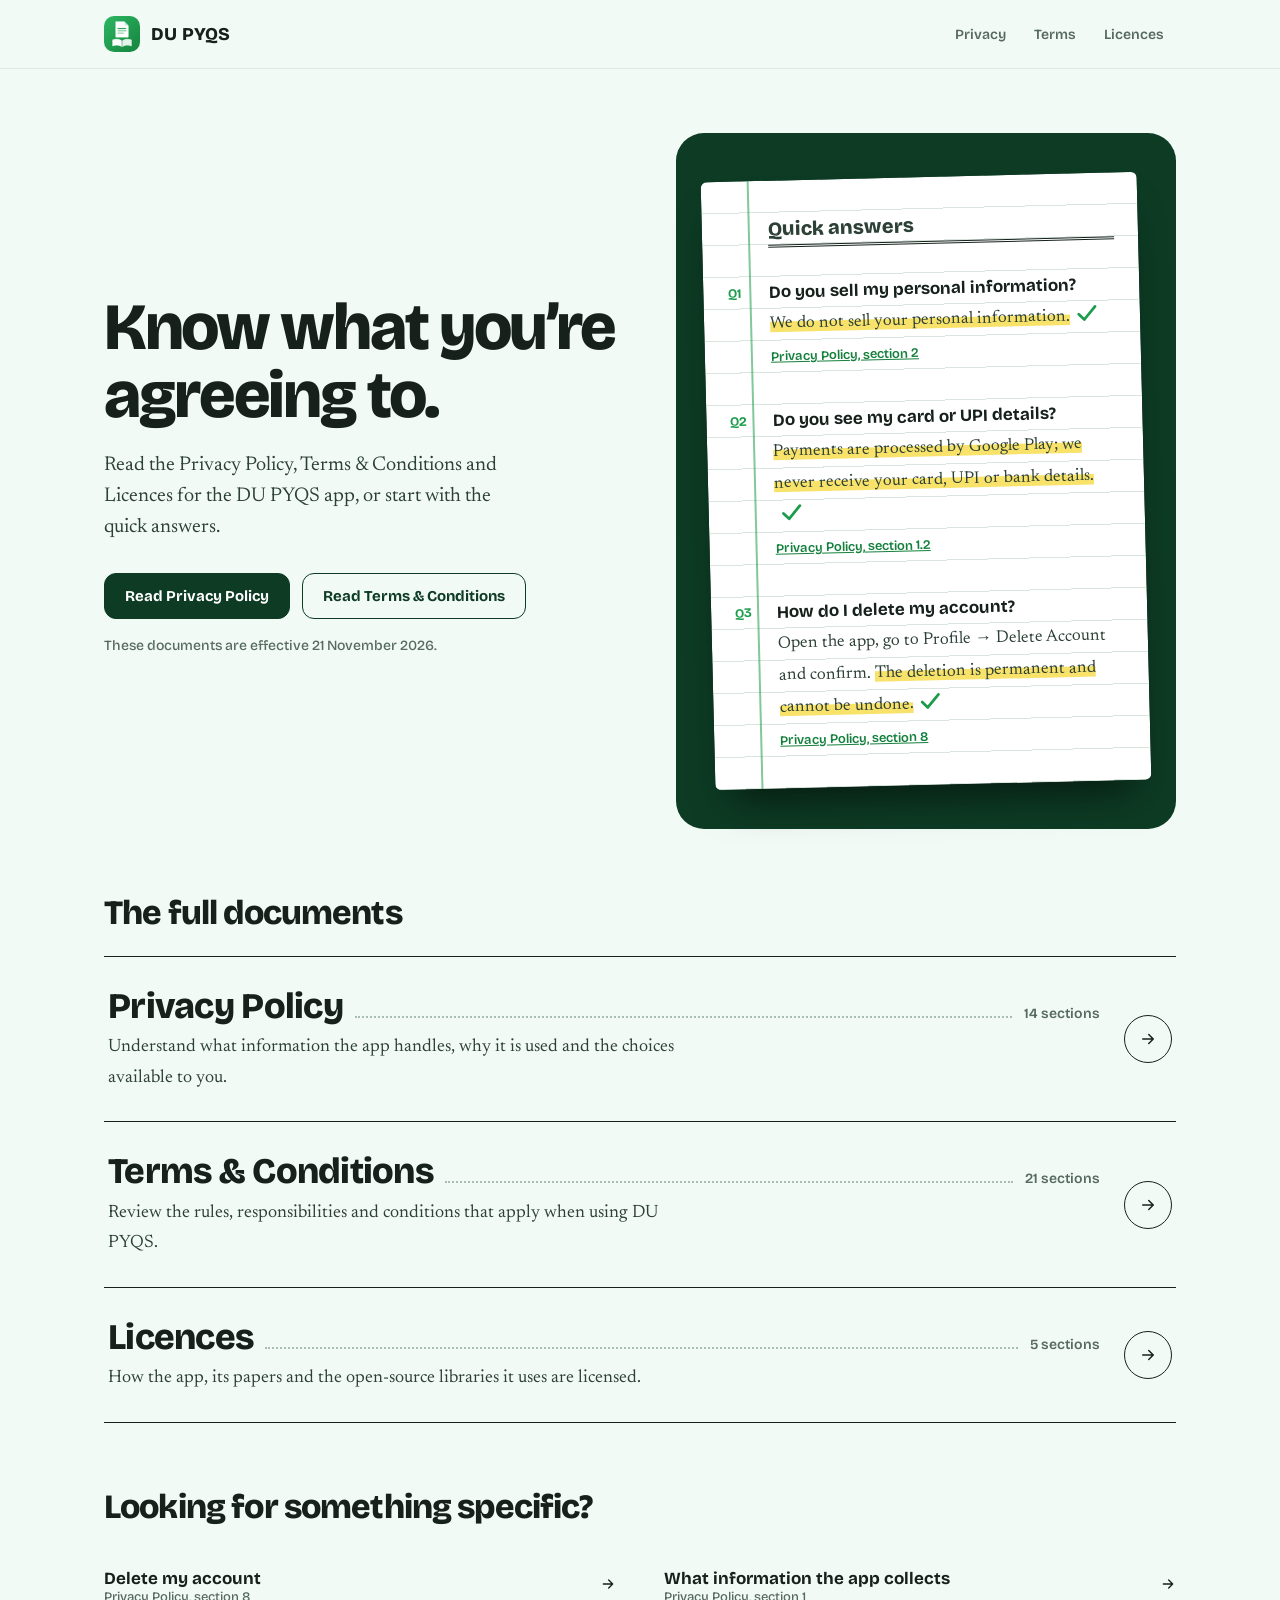
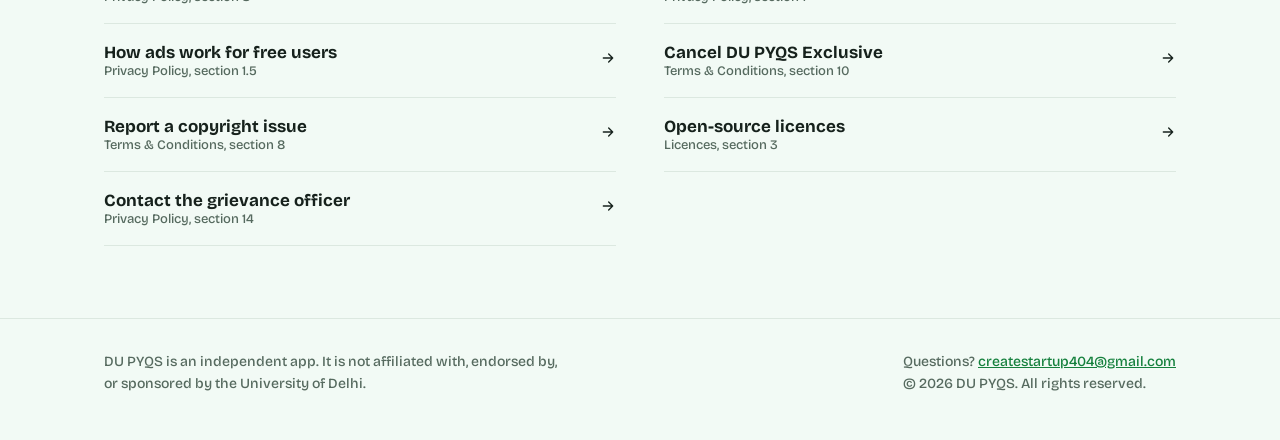
<file: index.html>
<!doctype html><html lang="en"><head><meta charset="utf-8"><meta name="viewport" content="width=device-width,initial-scale=1"><meta name="theme-color" content="#0d3b24"><meta name="description" content="DU PYQS legal documents: Privacy Policy, Terms & Conditions and Licences."><meta property="og:title" content="Legal Center | DU PYQS"><meta property="og:description" content="DU PYQS legal documents: Privacy Policy, Terms & Conditions and Licences."><title>Legal Center | DU PYQS</title><link rel="icon" href="favicon.ico" sizes="any"><link rel="icon" href="assets/favicon-32.png" type="image/png" sizes="32x32"><link rel="icon" href="assets/icon-192.png" type="image/png" sizes="192x192"><link rel="apple-touch-icon" href="assets/apple-touch-icon.png"><link rel="preconnect" href="https://fonts.googleapis.com"><link rel="preconnect" href="https://fonts.gstatic.com" crossorigin><link href="https://fonts.googleapis.com/css2?family=Bricolage+Grotesque:opsz,wght@12..96,500..800&family=Newsreader:ital,opsz,wght@0,6..72,400..600;1,6..72,400&display=swap" rel="stylesheet"><link rel="stylesheet" href="styles.css"></head><body><a class="skip" href="#main">Skip to content</a><header class="topbar"><div class="topbar-in"><a class="brand" href="index.html"><img class="mark" src="assets/icon-96.png" width="36" height="36" alt=""><span>DU PYQS</span></a><nav class="nav" aria-label="Legal documents"><a href="privacy_policy.html">Privacy</a><a href="terms_and_conditions.html">Terms</a><a href="licenses.html">Licences</a></nav></div></header><main id="main"><section class="wrap hero"><div><h1>Know what you’re agreeing to.</h1><p class="lead">Read the Privacy Policy, Terms &amp; Conditions and Licences for the DU PYQS app, or start with the quick answers.</p><div class="actions"><a class="btn btn-p" href="privacy_policy.html">Read Privacy Policy</a><a class="btn btn-g" href="terms_and_conditions.html">Read Terms &amp; Conditions</a></div><p class="small">These documents are effective 21 November 2026.</p></div><div class="desk"><div class="sheet" role="group" aria-label="Quick answers from the Privacy Policy"><h2>Quick answers</h2><ol class="qa"><li style="--d:0.9s"><p class="q">Do you sell my personal information?</p><p><span class="hl">We do not sell your personal information.</span><svg class="tick" viewBox="0 0 24 24" aria-hidden="true"><path pathLength="1" d="M3 13l6 6L21 5"/></svg></p><p class="ref"><a href="privacy_policy.html#s2">Privacy Policy, section 2</a></p></li><li style="--d:1.9s"><p class="q">Do you see my card or UPI details?</p><p><span class="hl">Payments are processed by Google Play; we never receive your card, UPI or bank details.</span><svg class="tick" viewBox="0 0 24 24" aria-hidden="true"><path pathLength="1" d="M3 13l6 6L21 5"/></svg></p><p class="ref"><a href="privacy_policy.html#s1-2">Privacy Policy, section 1.2</a></p></li><li style="--d:2.9s"><p class="q">How do I delete my account?</p><p>Open the app, go to Profile &rarr; Delete Account and confirm. <span class="hl">The deletion is permanent and cannot be undone.</span><svg class="tick" viewBox="0 0 24 24" aria-hidden="true"><path pathLength="1" d="M3 13l6 6L21 5"/></svg></p><p class="ref"><a href="privacy_policy.html#s8">Privacy Policy, section 8</a></p></li></ol><div class="sheet-end"></div></div></div></section>
<section class="wrap docs" aria-labelledby="d"><h2 class="sec" id="d">The full documents</h2><a class="row" href="privacy_policy.html"><div class="top"><span class="name">Privacy Policy</span><span class="leader"></span><span class="meta">14 sections</span></div><p>Understand what information the app handles, why it is used and the choices available to you.</p><span class="arrow"><svg viewBox="0 0 24 24" aria-hidden="true"><path d="M5 12h14M13 6l6 6-6 6"/></svg></span></a><a class="row" href="terms_and_conditions.html"><div class="top"><span class="name">Terms &amp; Conditions</span><span class="leader"></span><span class="meta">21 sections</span></div><p>Review the rules, responsibilities and conditions that apply when using DU PYQS.</p><span class="arrow"><svg viewBox="0 0 24 24" aria-hidden="true"><path d="M5 12h14M13 6l6 6-6 6"/></svg></span></a><a class="row" href="licenses.html"><div class="top"><span class="name">Licences</span><span class="leader"></span><span class="meta">5 sections</span></div><p>How the app, its papers and the open-source libraries it uses are licensed.</p><span class="arrow"><svg viewBox="0 0 24 24" aria-hidden="true"><path d="M5 12h14M13 6l6 6-6 6"/></svg></span></a></section>
<section class="wrap" aria-labelledby="a"><h2 class="sec" id="a">Looking for something specific?</h2><div class="asks"><a class="ask" href="privacy_policy.html#s8"><span><b>Delete my account</b><span>Privacy Policy, section 8</span></span><span class="go"><svg viewBox="0 0 24 24" aria-hidden="true"><path d="M5 12h14M13 6l6 6-6 6"/></svg></span></a><a class="ask" href="privacy_policy.html#s1"><span><b>What information the app collects</b><span>Privacy Policy, section 1</span></span><span class="go"><svg viewBox="0 0 24 24" aria-hidden="true"><path d="M5 12h14M13 6l6 6-6 6"/></svg></span></a><a class="ask" href="privacy_policy.html#s1-5"><span><b>How ads work for free users</b><span>Privacy Policy, section 1.5</span></span><span class="go"><svg viewBox="0 0 24 24" aria-hidden="true"><path d="M5 12h14M13 6l6 6-6 6"/></svg></span></a><a class="ask" href="terms_and_conditions.html#s10"><span><b>Cancel DU PYQS Exclusive</b><span>Terms & Conditions, section 10</span></span><span class="go"><svg viewBox="0 0 24 24" aria-hidden="true"><path d="M5 12h14M13 6l6 6-6 6"/></svg></span></a><a class="ask" href="terms_and_conditions.html#s8"><span><b>Report a copyright issue</b><span>Terms & Conditions, section 8</span></span><span class="go"><svg viewBox="0 0 24 24" aria-hidden="true"><path d="M5 12h14M13 6l6 6-6 6"/></svg></span></a><a class="ask" href="licenses.html#s3"><span><b>Open-source licences</b><span>Licences, section 3</span></span><span class="go"><svg viewBox="0 0 24 24" aria-hidden="true"><path d="M5 12h14M13 6l6 6-6 6"/></svg></span></a><a class="ask" href="privacy_policy.html#s14"><span><b>Contact the grievance officer</b><span>Privacy Policy, section 14</span></span><span class="go"><svg viewBox="0 0 24 24" aria-hidden="true"><path d="M5 12h14M13 6l6 6-6 6"/></svg></span></a></div></section></main><footer class="foot"><div class="wrap"><p>DU PYQS is an independent app. It is not affiliated with, endorsed by, or sponsored by the University of Delhi.</p><p>Questions? <a href="mailto:createstartup404@gmail.com">createstartup404@gmail.com</a><br>© 2026 DU PYQS. All rights reserved.</p></div></footer><script src="script.js"></script></body></html>
</file>
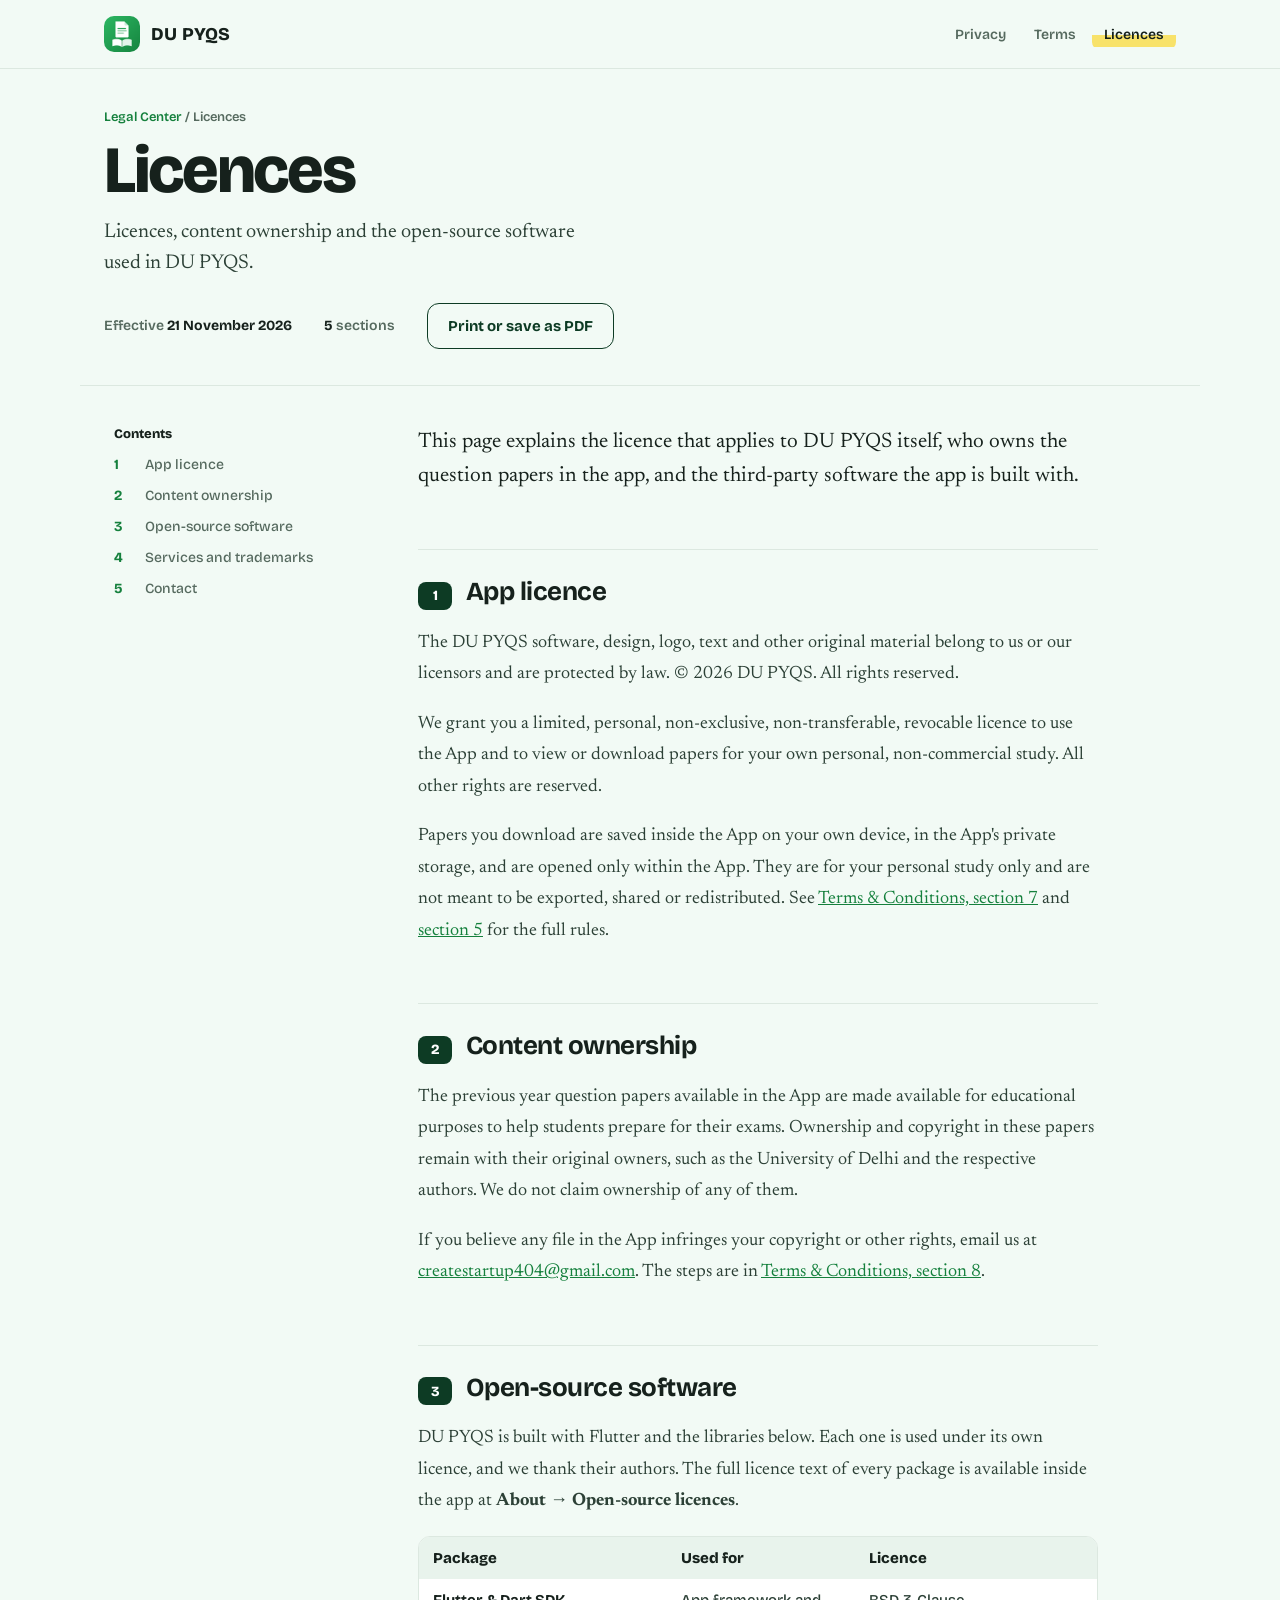
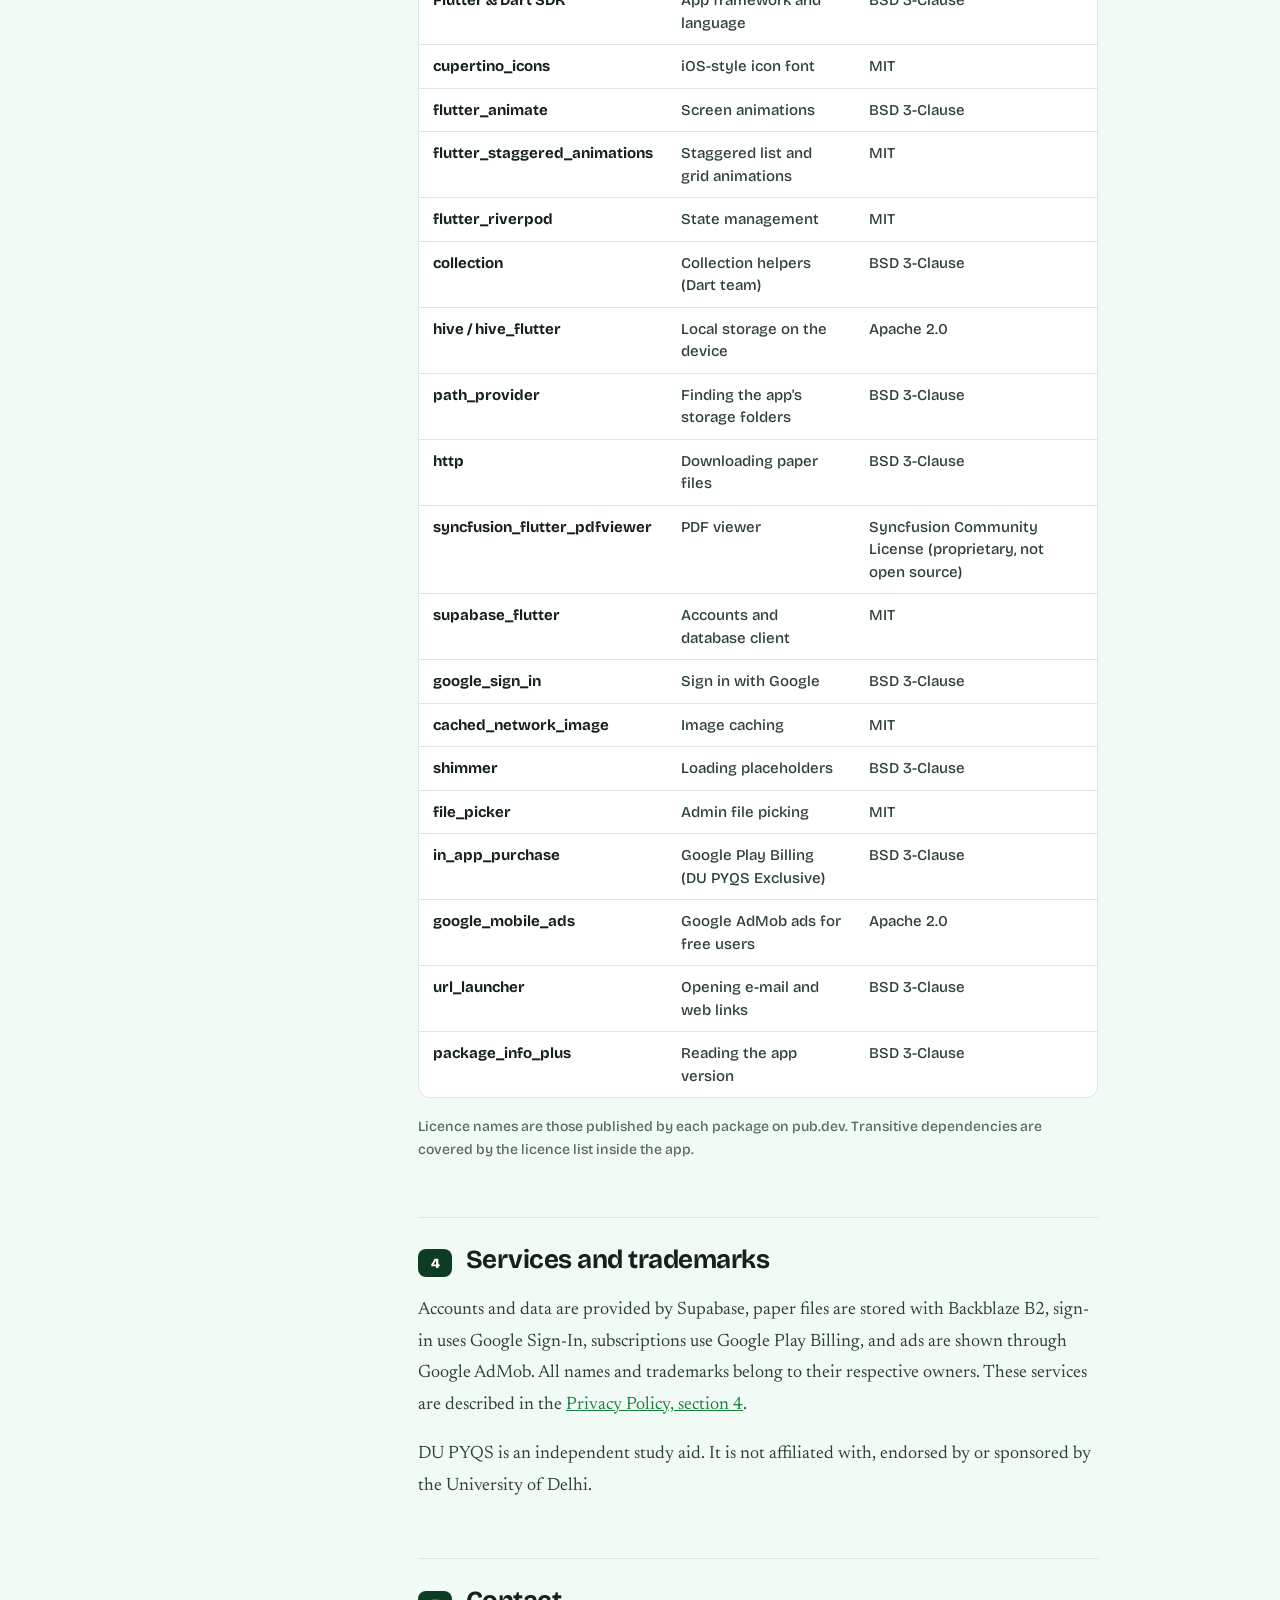
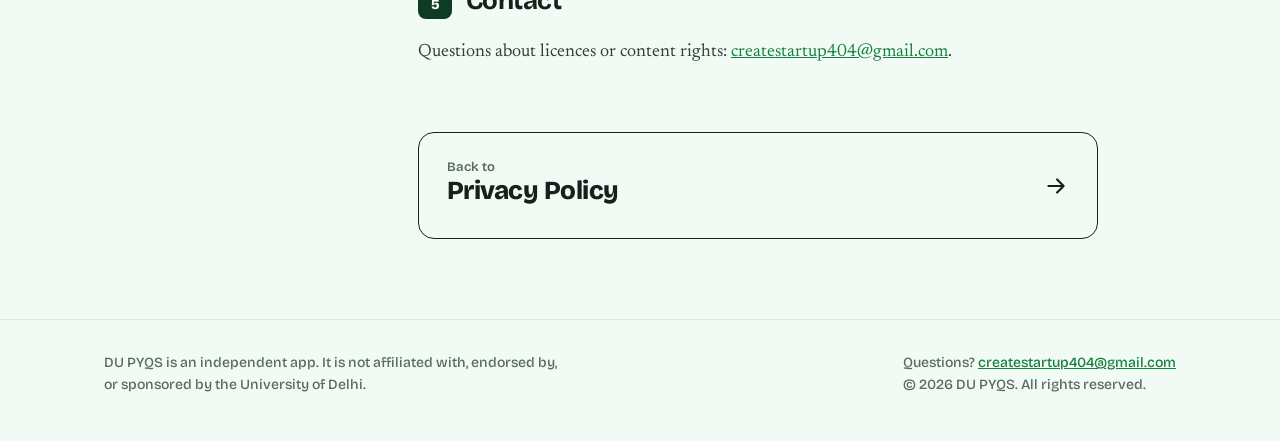
<file: licenses.html>
<!doctype html><html lang="en"><head><meta charset="utf-8"><meta name="viewport" content="width=device-width,initial-scale=1"><meta name="theme-color" content="#0d3b24"><meta name="description" content="Licences, content ownership and open-source software used in DU PYQS."><meta property="og:title" content="Licences | DU PYQS"><meta property="og:description" content="Licences, content ownership and open-source software used in DU PYQS."><meta property="og:site_name" content="DU PYQS"><title>Licences | DU PYQS</title><link rel="icon" href="favicon.ico" sizes="any"><link rel="icon" href="assets/favicon-32.png" type="image/png" sizes="32x32"><link rel="icon" href="assets/icon-192.png" type="image/png" sizes="192x192"><link rel="apple-touch-icon" href="assets/apple-touch-icon.png"><link rel="preconnect" href="https://fonts.googleapis.com"><link rel="preconnect" href="https://fonts.gstatic.com" crossorigin><link href="https://fonts.googleapis.com/css2?family=Bricolage+Grotesque:opsz,wght@12..96,500..800&family=Newsreader:ital,opsz,wght@0,6..72,400..600;1,6..72,400&display=swap" rel="stylesheet"><link rel="stylesheet" href="styles.css"></head><body><a class="skip" href="#main">Skip to content</a><header class="topbar"><div class="topbar-in"><a class="brand" href="index.html"><img class="mark" src="assets/icon-96.png" width="36" height="36" alt=""><span>DU PYQS</span></a><nav class="nav" aria-label="Legal documents"><a href="privacy_policy.html">Privacy</a><a href="terms_and_conditions.html">Terms</a><a href="licenses.html" aria-current="page">Licences</a></nav></div><div class="progress"></div></header><main id="main"><div class="wrap dhead"><div class="crumb"><a href="index.html">Legal Center</a> / Licences</div><h1>Licences</h1><p class="lead" style="max-width:46ch">Licences, content ownership and the open-source software used in DU PYQS.</p><div class="meta-row"><span>Effective <b>21 November 2026</b></span><span><b>5</b> sections</span><button class="btn btn-g print" data-print type="button">Print or save as PDF</button></div></div><div class="wrap layout"><nav class="toc" aria-label="Contents"><details open><summary>Contents</summary><ol><li><a href="#s1"><i>1</i>App licence</a></li><li><a href="#s2"><i>2</i>Content ownership</a></li><li><a href="#s3"><i>3</i>Open-source software</a></li><li><a href="#s4"><i>4</i>Services and trademarks</a></li><li><a href="#s5"><i>5</i>Contact</a></li></ol></details></nav><article class="doc"><p>This page explains the licence that applies to DU PYQS itself, who owns the question papers in the app, and the third-party software the app is built with.</p><h2 id="s1"><span class="num">1</span><span class="t">App licence</span><a class="anchor" href="#s1" aria-label="Link to section 1">#</a></h2><p>The DU PYQS software, design, logo, text and other original material belong to us or our licensors and are protected by law. © 2026 DU PYQS. All rights reserved.</p><p>We grant you a limited, personal, non-exclusive, non-transferable, revocable licence to use the App and to view or download papers for your own personal, non-commercial study. All other rights are reserved.</p><p>Papers you download are saved inside the App on your own device, in the App's private storage, and are opened only within the App. They are for your personal study only and are not meant to be exported, shared or redistributed. See <a href="terms_and_conditions.html#s7">Terms &amp; Conditions, section 7</a> and <a href="terms_and_conditions.html#s5">section 5</a> for the full rules.</p><h2 id="s2"><span class="num">2</span><span class="t">Content ownership</span><a class="anchor" href="#s2" aria-label="Link to section 2">#</a></h2><p>The previous year question papers available in the App are made available for educational purposes to help students prepare for their exams. Ownership and copyright in these papers remain with their original owners, such as the University of Delhi and the respective authors. We do not claim ownership of any of them.</p><p>If you believe any file in the App infringes your copyright or other rights, email us at <a href="mailto:createstartup404@gmail.com">createstartup404@gmail.com</a>. The steps are in <a href="terms_and_conditions.html#s8">Terms &amp; Conditions, section 8</a>.</p><h2 id="s3"><span class="num">3</span><span class="t">Open-source software</span><a class="anchor" href="#s3" aria-label="Link to section 3">#</a></h2><p>DU PYQS is built with Flutter and the libraries below. Each one is used under its own licence, and we thank their authors. The full licence text of every package is available inside the app at <b>About &rarr; Open-source licences</b>.</p><div class="tablewrap"><table class="lic"><thead><tr><th scope="col">Package</th><th scope="col">Used for</th><th scope="col">Licence</th></tr></thead><tbody><tr><th scope="row">Flutter &amp; Dart SDK</th><td>App framework and language</td><td>BSD 3-Clause</td></tr><tr><th scope="row">cupertino_icons</th><td>iOS-style icon font</td><td>MIT</td></tr><tr><th scope="row">flutter_animate</th><td>Screen animations</td><td>BSD 3-Clause</td></tr><tr><th scope="row">flutter_staggered_animations</th><td>Staggered list and grid animations</td><td>MIT</td></tr><tr><th scope="row">flutter_riverpod</th><td>State management</td><td>MIT</td></tr><tr><th scope="row">collection</th><td>Collection helpers (Dart team)</td><td>BSD 3-Clause</td></tr><tr><th scope="row">hive / hive_flutter</th><td>Local storage on the device</td><td>Apache 2.0</td></tr><tr><th scope="row">path_provider</th><td>Finding the app's storage folders</td><td>BSD 3-Clause</td></tr><tr><th scope="row">http</th><td>Downloading paper files</td><td>BSD 3-Clause</td></tr><tr><th scope="row">syncfusion_flutter_pdfviewer</th><td>PDF viewer</td><td>Syncfusion Community License (proprietary, not open source)</td></tr><tr><th scope="row">supabase_flutter</th><td>Accounts and database client</td><td>MIT</td></tr><tr><th scope="row">google_sign_in</th><td>Sign in with Google</td><td>BSD 3-Clause</td></tr><tr><th scope="row">cached_network_image</th><td>Image caching</td><td>MIT</td></tr><tr><th scope="row">shimmer</th><td>Loading placeholders</td><td>BSD 3-Clause</td></tr><tr><th scope="row">file_picker</th><td>Admin file picking</td><td>MIT</td></tr><tr><th scope="row">in_app_purchase</th><td>Google Play Billing (DU PYQS Exclusive)</td><td>BSD 3-Clause</td></tr><tr><th scope="row">google_mobile_ads</th><td>Google AdMob ads for free users</td><td>Apache 2.0</td></tr><tr><th scope="row">url_launcher</th><td>Opening e-mail and web links</td><td>BSD 3-Clause</td></tr><tr><th scope="row">package_info_plus</th><td>Reading the app version</td><td>BSD 3-Clause</td></tr></tbody></table></div><p class="note">Licence names are those published by each package on pub.dev. Transitive dependencies are covered by the licence list inside the app.</p><h2 id="s4"><span class="num">4</span><span class="t">Services and trademarks</span><a class="anchor" href="#s4" aria-label="Link to section 4">#</a></h2><p>Accounts and data are provided by Supabase, paper files are stored with Backblaze B2, sign-in uses Google Sign-In, subscriptions use Google Play Billing, and ads are shown through Google AdMob. All names and trademarks belong to their respective owners. These services are described in the <a href="privacy_policy.html#s4">Privacy Policy, section 4</a>.</p><p>DU PYQS is an independent study aid. It is not affiliated with, endorsed by or sponsored by the University of Delhi.</p><h2 id="s5"><span class="num">5</span><span class="t">Contact</span><a class="anchor" href="#s5" aria-label="Link to section 5">#</a></h2><p>Questions about licences or content rights: <a href="mailto:createstartup404@gmail.com">createstartup404@gmail.com</a>.</p><a class="next" href="privacy_policy.html"><span><small>Back to</small><b>Privacy Policy</b></span><svg viewBox="0 0 24 24" aria-hidden="true"><path d="M5 12h14M13 6l6 6-6 6"/></svg></a></article></div></main><footer class="foot"><div class="wrap"><p>DU PYQS is an independent app. It is not affiliated with, endorsed by, or sponsored by the University of Delhi.</p><p>Questions? <a href="mailto:createstartup404@gmail.com">createstartup404@gmail.com</a><br>© 2026 DU PYQS. All rights reserved.</p></div></footer><script src="script.js"></script></body></html>
</file>
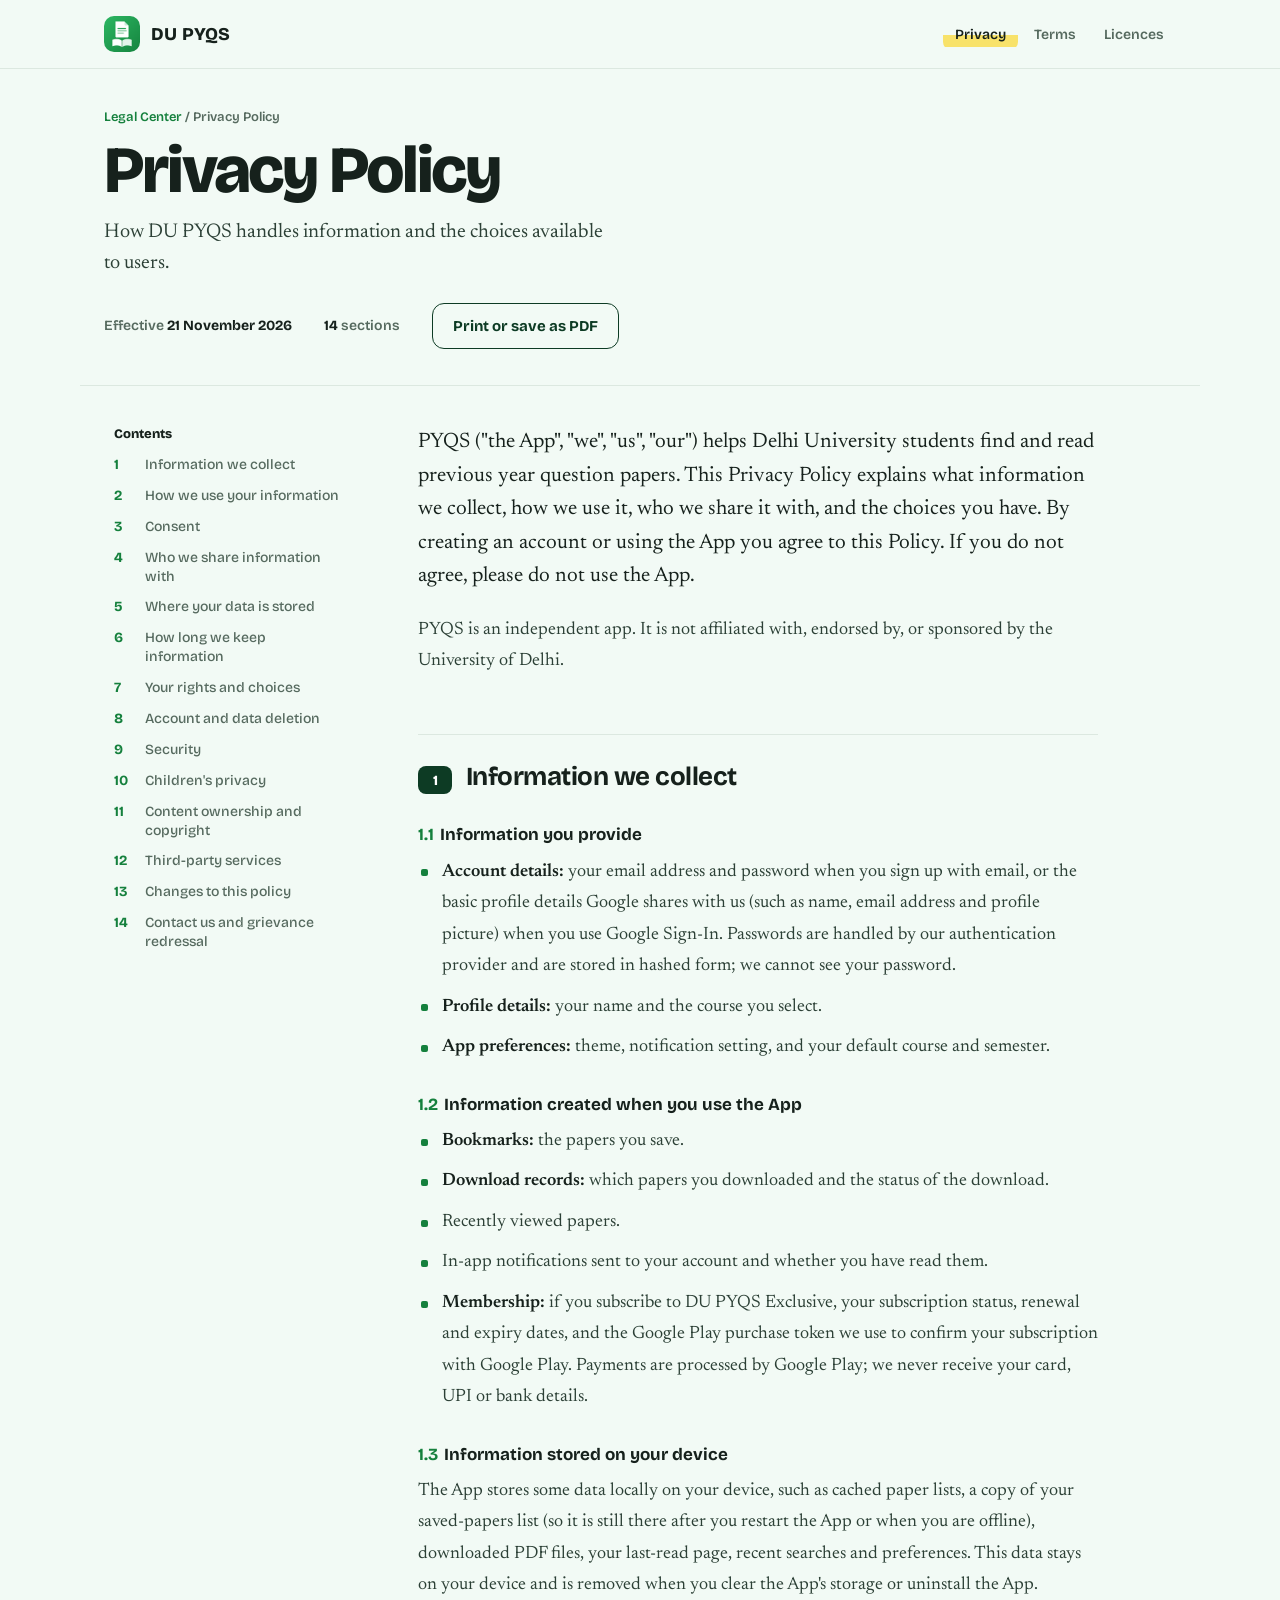
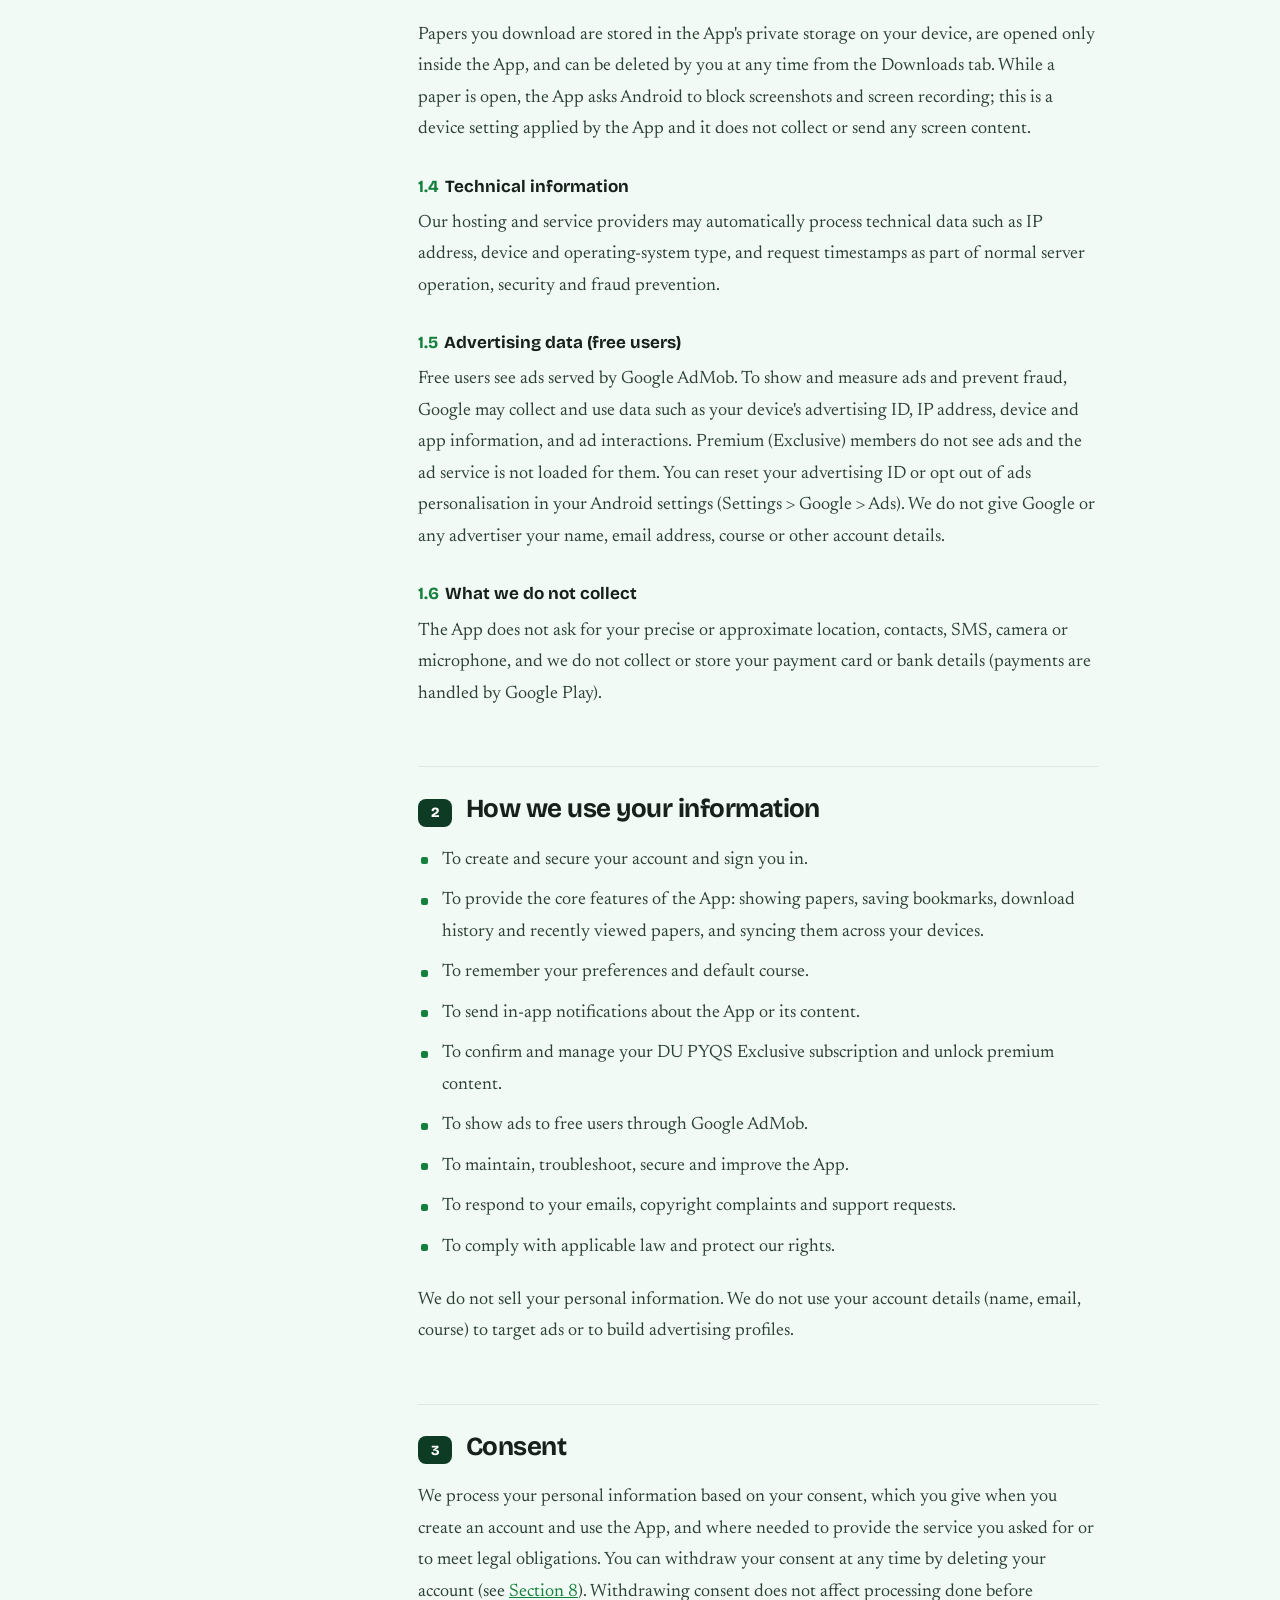
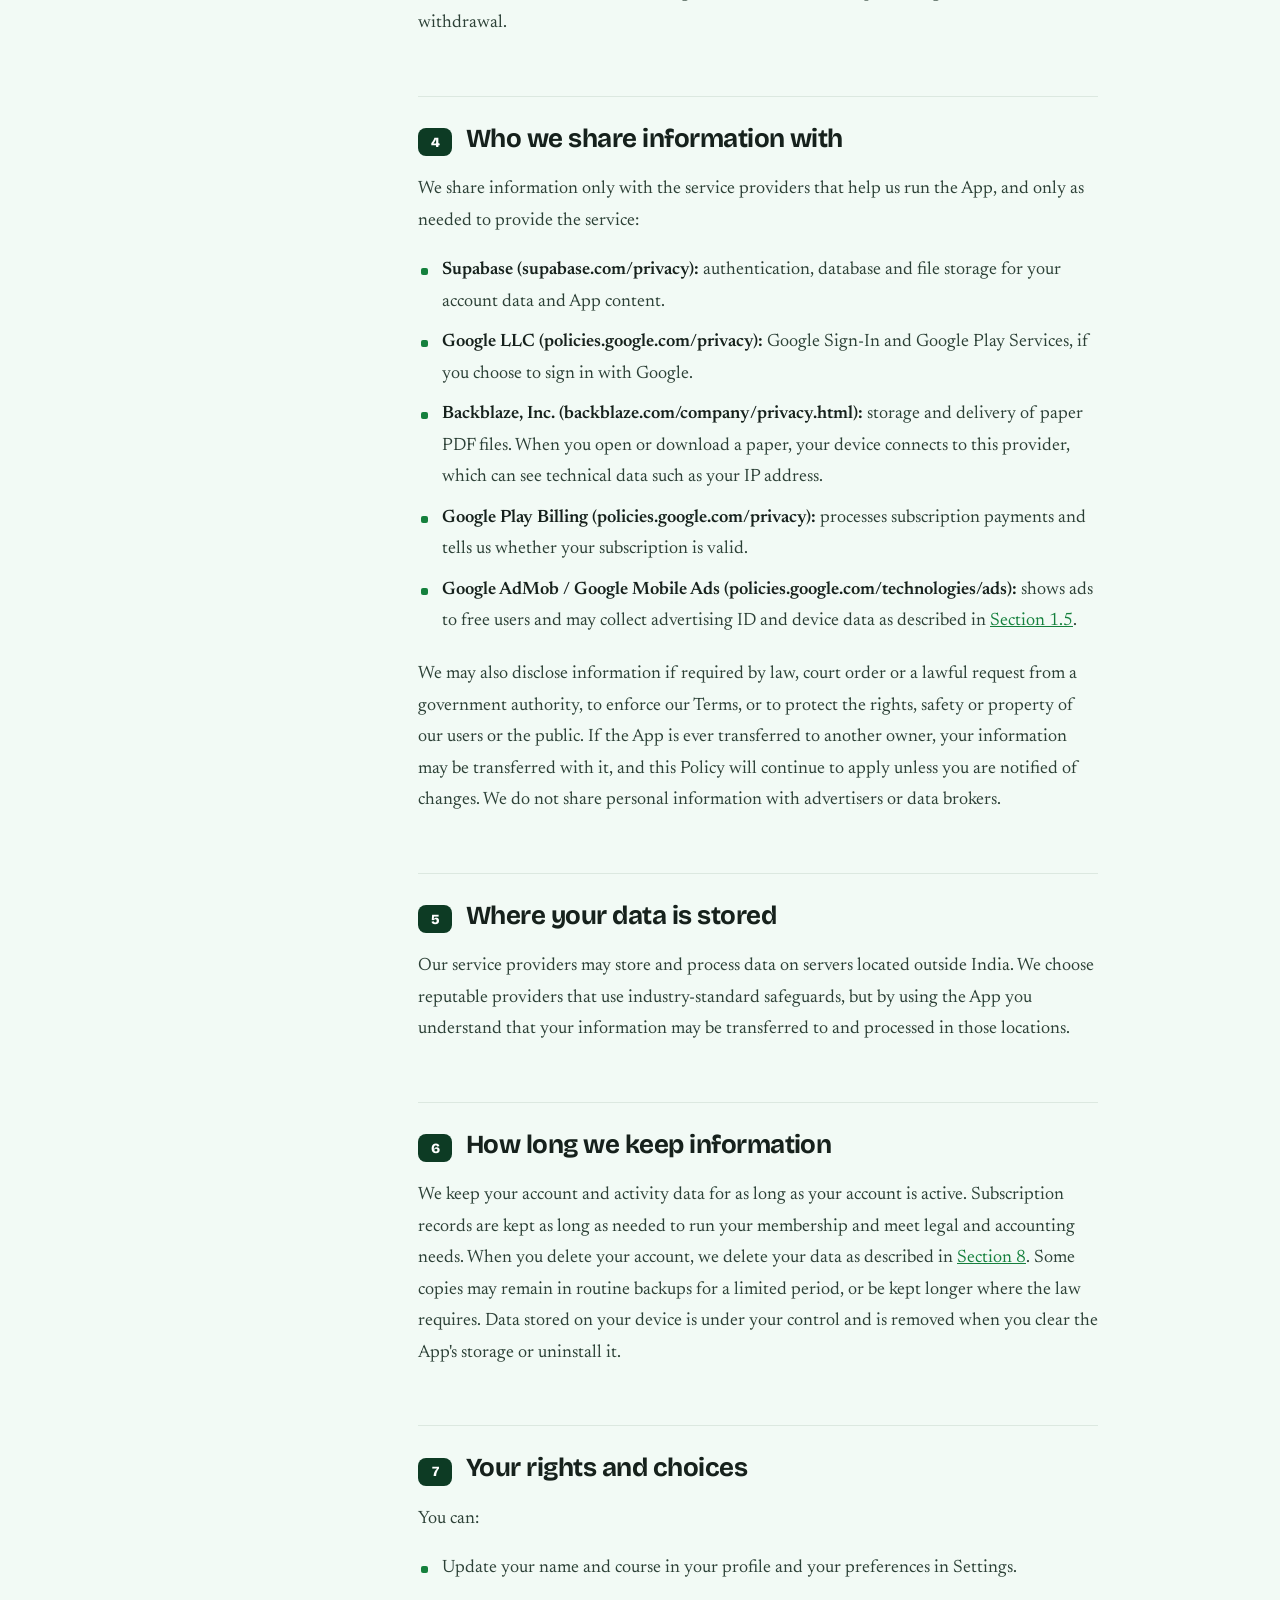
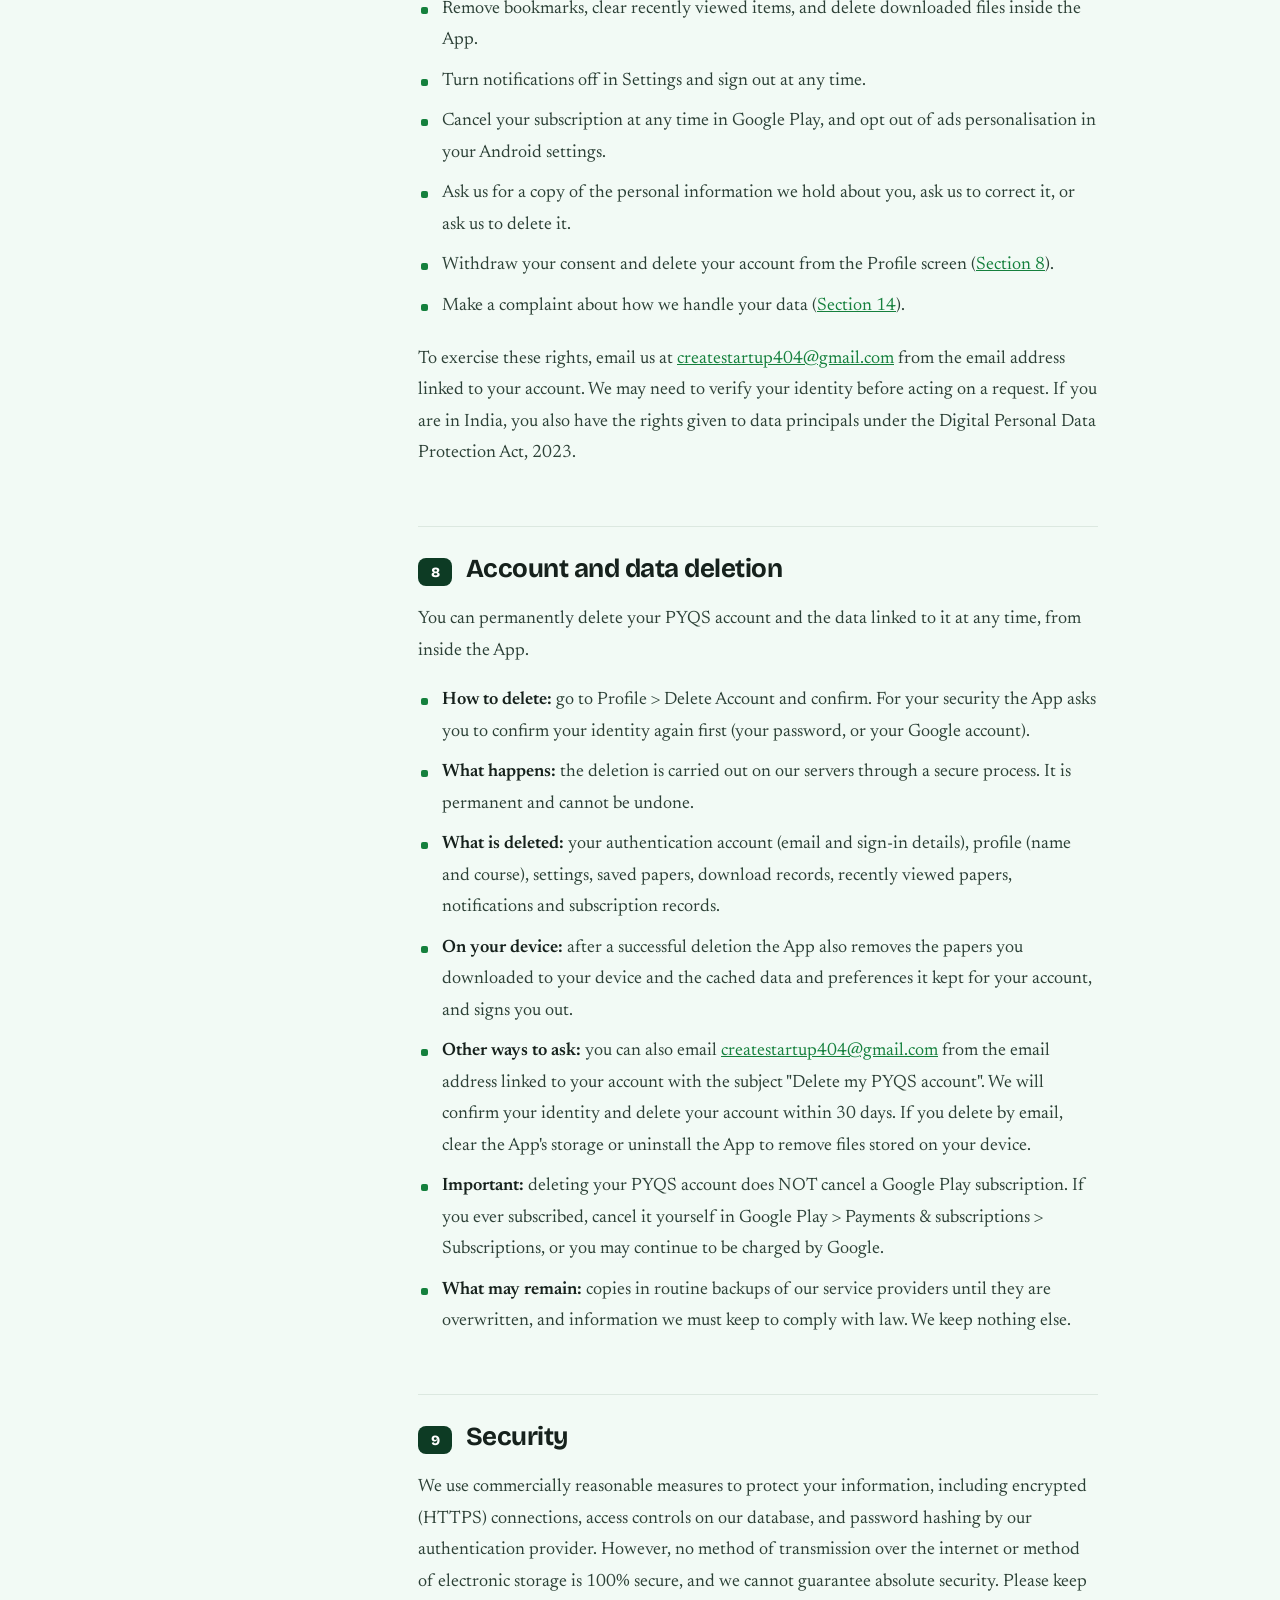
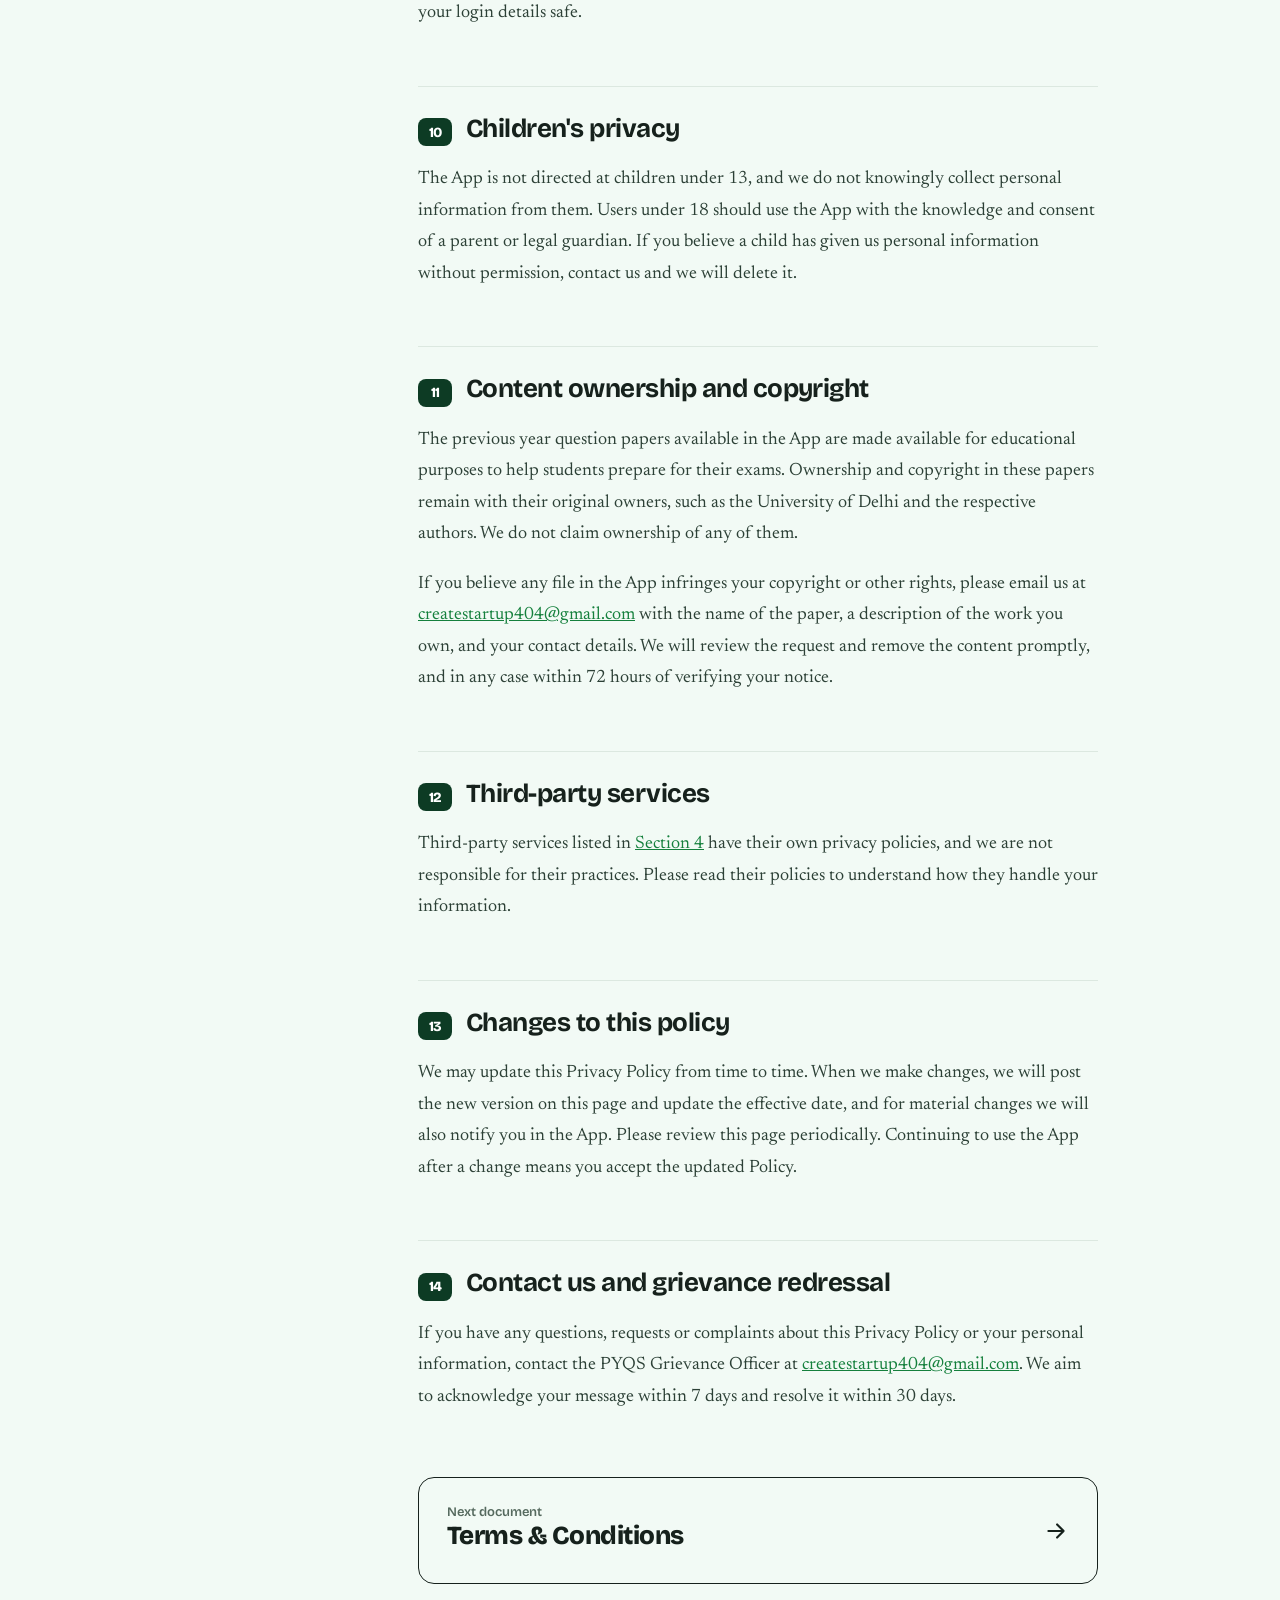
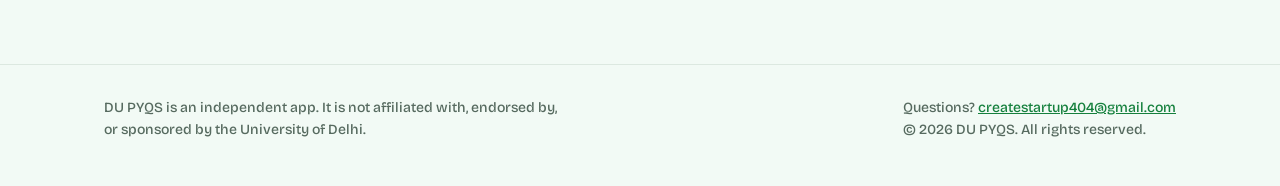
<file: privacy_policy.html>
<!doctype html><html lang="en"><head><meta charset="utf-8"><meta name="viewport" content="width=device-width,initial-scale=1"><meta name="theme-color" content="#0d3b24"><meta name="description" content="How DU PYQS handles information and the choices available to users."><meta property="og:title" content="Privacy Policy | DU PYQS"><meta property="og:description" content="How DU PYQS handles information and the choices available to users."><meta property="og:site_name" content="DU PYQS"><title>Privacy Policy | DU PYQS</title><link rel="icon" href="favicon.ico" sizes="any"><link rel="icon" href="assets/favicon-32.png" type="image/png" sizes="32x32"><link rel="icon" href="assets/icon-192.png" type="image/png" sizes="192x192"><link rel="apple-touch-icon" href="assets/apple-touch-icon.png"><link rel="preconnect" href="https://fonts.googleapis.com"><link rel="preconnect" href="https://fonts.gstatic.com" crossorigin><link href="https://fonts.googleapis.com/css2?family=Bricolage+Grotesque:opsz,wght@12..96,500..800&family=Newsreader:ital,opsz,wght@0,6..72,400..600;1,6..72,400&display=swap" rel="stylesheet"><link rel="stylesheet" href="styles.css"></head><body><a class="skip" href="#main">Skip to content</a><header class="topbar"><div class="topbar-in"><a class="brand" href="index.html"><img class="mark" src="assets/icon-96.png" width="36" height="36" alt=""><span>DU PYQS</span></a><nav class="nav" aria-label="Legal documents"><a href="privacy_policy.html" aria-current="page">Privacy</a><a href="terms_and_conditions.html">Terms</a><a href="licenses.html">Licences</a></nav></div><div class="progress"></div></header><main id="main"><div class="wrap dhead"><div class="crumb"><a href="index.html">Legal Center</a> / Privacy Policy</div><h1>Privacy Policy</h1><p class="lead" style="max-width:46ch">How DU PYQS handles information and the choices available to users.</p><div class="meta-row"><span>Effective <b>21 November 2026</b></span><span><b>14</b> sections</span><button class="btn btn-g print" data-print type="button">Print or save as PDF</button></div></div><div class="wrap layout"><nav class="toc" aria-label="Contents"><details open><summary>Contents</summary><ol><li><a href="#s1"><i>1</i>Information we collect</a></li><li><a href="#s2"><i>2</i>How we use your information</a></li><li><a href="#s3"><i>3</i>Consent</a></li><li><a href="#s4"><i>4</i>Who we share information with</a></li><li><a href="#s5"><i>5</i>Where your data is stored</a></li><li><a href="#s6"><i>6</i>How long we keep information</a></li><li><a href="#s7"><i>7</i>Your rights and choices</a></li><li><a href="#s8"><i>8</i>Account and data deletion</a></li><li><a href="#s9"><i>9</i>Security</a></li><li><a href="#s10"><i>10</i>Children's privacy</a></li><li><a href="#s11"><i>11</i>Content ownership and copyright</a></li><li><a href="#s12"><i>12</i>Third-party services</a></li><li><a href="#s13"><i>13</i>Changes to this policy</a></li><li><a href="#s14"><i>14</i>Contact us and grievance redressal</a></li></ol></details></nav><article class="doc"><p>PYQS (&quot;the App&quot;, &quot;we&quot;, &quot;us&quot;, &quot;our&quot;) helps Delhi University students find and read previous year question papers. This Privacy Policy explains what information we collect, how we use it, who we share it with, and the choices you have. By creating an account or using the App you agree to this Policy. If you do not agree, please do not use the App.</p>
<p>PYQS is an independent app. It is not affiliated with, endorsed by, or sponsored by the University of Delhi.</p>
<h2 id="s1"><span class="num">1</span><span class="t">Information we collect</span><a class="anchor" href="#s1" aria-label="Link to section 1">#</a></h2>
<h3 id="s1-1"><span class="n3">1.1</span>Information you provide</h3>
<ul>
<li><strong>Account details:</strong> your email address and password when you sign up with email, or the basic profile details Google shares with us (such as name, email address and profile picture) when you use Google Sign-In. Passwords are handled by our authentication provider and are stored in hashed form; we cannot see your password.</li>
<li><strong>Profile details:</strong> your name and the course you select.</li>
<li><strong>App preferences:</strong> theme, notification setting, and your default course and semester.</li>
</ul>
<h3 id="s1-2"><span class="n3">1.2</span>Information created when you use the App</h3>
<ul>
<li><strong>Bookmarks:</strong> the papers you save.</li>
<li><strong>Download records:</strong> which papers you downloaded and the status of the download.</li>
<li>Recently viewed papers.</li>
<li>In-app notifications sent to your account and whether you have read them.</li>
<li><strong>Membership:</strong> if you subscribe to DU PYQS Exclusive, your subscription status, renewal and expiry dates, and the Google Play purchase token we use to confirm your subscription with Google Play. Payments are processed by Google Play; we never receive your card, UPI or bank details.</li>
</ul>
<h3 id="s1-3"><span class="n3">1.3</span>Information stored on your device</h3>
<p>The App stores some data locally on your device, such as cached paper lists, a copy of your saved-papers list (so it is still there after you restart the App or when you are offline), downloaded PDF files, your last-read page, recent searches and preferences. This data stays on your device and is removed when you clear the App's storage or uninstall the App.</p>
<p>Papers you download are stored in the App's private storage on your device, are opened only inside the App, and can be deleted by you at any time from the Downloads tab. While a paper is open, the App asks Android to block screenshots and screen recording; this is a device setting applied by the App and it does not collect or send any screen content.</p>
<h3 id="s1-4"><span class="n3">1.4</span>Technical information</h3>
<p>Our hosting and service providers may automatically process technical data such as IP address, device and operating-system type, and request timestamps as part of normal server operation, security and fraud prevention.</p>
<h3 id="s1-5"><span class="n3">1.5</span>Advertising data (free users)</h3>
<p>Free users see ads served by Google AdMob. To show and measure ads and prevent fraud, Google may collect and use data such as your device's advertising ID, IP address, device and app information, and ad interactions. Premium (Exclusive) members do not see ads and the ad service is not loaded for them. You can reset your advertising ID or opt out of ads personalisation in your Android settings (Settings &gt; Google &gt; Ads). We do not give Google or any advertiser your name, email address, course or other account details.</p>
<h3 id="s1-6"><span class="n3">1.6</span>What we do not collect</h3>
<p>The App does not ask for your precise or approximate location, contacts, SMS, camera or microphone, and we do not collect or store your payment card or bank details (payments are handled by Google Play).</p>
<h2 id="s2"><span class="num">2</span><span class="t">How we use your information</span><a class="anchor" href="#s2" aria-label="Link to section 2">#</a></h2>
<ul>
<li>To create and secure your account and sign you in.</li>
<li>To provide the core features of the App: showing papers, saving bookmarks, download history and recently viewed papers, and syncing them across your devices.</li>
<li>To remember your preferences and default course.</li>
<li>To send in-app notifications about the App or its content.</li>
<li>To confirm and manage your DU PYQS Exclusive subscription and unlock premium content.</li>
<li>To show ads to free users through Google AdMob.</li>
<li>To maintain, troubleshoot, secure and improve the App.</li>
<li>To respond to your emails, copyright complaints and support requests.</li>
<li>To comply with applicable law and protect our rights.</li>
</ul>
<p>We do not sell your personal information. We do not use your account details (name, email, course) to target ads or to build advertising profiles.</p>
<h2 id="s3"><span class="num">3</span><span class="t">Consent</span><a class="anchor" href="#s3" aria-label="Link to section 3">#</a></h2>
<p>We process your personal information based on your consent, which you give when you create an account and use the App, and where needed to provide the service you asked for or to meet legal obligations. You can withdraw your consent at any time by deleting your account (see <a href="#s8">Section 8</a>). Withdrawing consent does not affect processing done before withdrawal.</p>
<h2 id="s4"><span class="num">4</span><span class="t">Who we share information with</span><a class="anchor" href="#s4" aria-label="Link to section 4">#</a></h2>
<p>We share information only with the service providers that help us run the App, and only as needed to provide the service:</p>
<ul>
<li><strong>Supabase (supabase.com/privacy):</strong> authentication, database and file storage for your account data and App content.</li>
<li><strong>Google LLC (policies.google.com/privacy):</strong> Google Sign-In and Google Play Services, if you choose to sign in with Google.</li>
<li><strong>Backblaze, Inc. (backblaze.com/company/privacy.html):</strong> storage and delivery of paper PDF files. When you open or download a paper, your device connects to this provider, which can see technical data such as your IP address.</li>
<li><strong>Google Play Billing (policies.google.com/privacy):</strong> processes subscription payments and tells us whether your subscription is valid.</li>
<li><strong>Google AdMob / Google Mobile Ads (policies.google.com/technologies/ads):</strong> shows ads to free users and may collect advertising ID and device data as described in <a href="#s1-5">Section 1.5</a>.</li>
</ul>
<p>We may also disclose information if required by law, court order or a lawful request from a government authority, to enforce our Terms, or to protect the rights, safety or property of our users or the public. If the App is ever transferred to another owner, your information may be transferred with it, and this Policy will continue to apply unless you are notified of changes. We do not share personal information with advertisers or data brokers.</p>
<h2 id="s5"><span class="num">5</span><span class="t">Where your data is stored</span><a class="anchor" href="#s5" aria-label="Link to section 5">#</a></h2>
<p>Our service providers may store and process data on servers located outside India. We choose reputable providers that use industry-standard safeguards, but by using the App you understand that your information may be transferred to and processed in those locations.</p>
<h2 id="s6"><span class="num">6</span><span class="t">How long we keep information</span><a class="anchor" href="#s6" aria-label="Link to section 6">#</a></h2>
<p>We keep your account and activity data for as long as your account is active. Subscription records are kept as long as needed to run your membership and meet legal and accounting needs. When you delete your account, we delete your data as described in <a href="#s8">Section 8</a>. Some copies may remain in routine backups for a limited period, or be kept longer where the law requires. Data stored on your device is under your control and is removed when you clear the App's storage or uninstall it.</p>
<h2 id="s7"><span class="num">7</span><span class="t">Your rights and choices</span><a class="anchor" href="#s7" aria-label="Link to section 7">#</a></h2>
<p>You can:</p>
<ul>
<li>Update your name and course in your profile and your preferences in Settings.</li>
<li>Remove bookmarks, clear recently viewed items, and delete downloaded files inside the App.</li>
<li>Turn notifications off in Settings and sign out at any time.</li>
<li>Cancel your subscription at any time in Google Play, and opt out of ads personalisation in your Android settings.</li>
<li>Ask us for a copy of the personal information we hold about you, ask us to correct it, or ask us to delete it.</li>
<li>Withdraw your consent and delete your account from the Profile screen (<a href="#s8">Section 8</a>).</li>
<li>Make a complaint about how we handle your data (<a href="#s14">Section 14</a>).</li>
</ul>
<p>To exercise these rights, email us at <a href="mailto:createstartup404@gmail.com">createstartup404@gmail.com</a> from the email address linked to your account. We may need to verify your identity before acting on a request. If you are in India, you also have the rights given to data principals under the Digital Personal Data Protection Act, 2023.</p>
<h2 id="s8"><span class="num">8</span><span class="t">Account and data deletion</span><a class="anchor" href="#s8" aria-label="Link to section 8">#</a></h2>
<p>You can permanently delete your PYQS account and the data linked to it at any time, from inside the App.</p>
<ul>
<li><strong>How to delete:</strong> go to Profile &gt; Delete Account and confirm. For your security the App asks you to confirm your identity again first (your password, or your Google account).</li>
<li><strong>What happens:</strong> the deletion is carried out on our servers through a secure process. It is permanent and cannot be undone.</li>
<li><strong>What is deleted:</strong> your authentication account (email and sign-in details), profile (name and course), settings, saved papers, download records, recently viewed papers, notifications and subscription records.</li>
<li><strong>On your device:</strong> after a successful deletion the App also removes the papers you downloaded to your device and the cached data and preferences it kept for your account, and signs you out.</li>
<li><strong>Other ways to ask:</strong> you can also email <a href="mailto:createstartup404@gmail.com">createstartup404@gmail.com</a> from the email address linked to your account with the subject &quot;Delete my PYQS account&quot;. We will confirm your identity and delete your account within 30 days. If you delete by email, clear the App's storage or uninstall the App to remove files stored on your device.</li>
<li><strong>Important:</strong> deleting your PYQS account does NOT cancel a Google Play subscription. If you ever subscribed, cancel it yourself in Google Play &gt; Payments &amp; subscriptions &gt; Subscriptions, or you may continue to be charged by Google.</li>
<li><strong>What may remain:</strong> copies in routine backups of our service providers until they are overwritten, and information we must keep to comply with law. We keep nothing else.</li>
</ul>
<h2 id="s9"><span class="num">9</span><span class="t">Security</span><a class="anchor" href="#s9" aria-label="Link to section 9">#</a></h2>
<p>We use commercially reasonable measures to protect your information, including encrypted (HTTPS) connections, access controls on our database, and password hashing by our authentication provider. However, no method of transmission over the internet or method of electronic storage is 100% secure, and we cannot guarantee absolute security. Please keep your login details safe.</p>
<h2 id="s10"><span class="num">10</span><span class="t">Children's privacy</span><a class="anchor" href="#s10" aria-label="Link to section 10">#</a></h2>
<p>The App is not directed at children under 13, and we do not knowingly collect personal information from them. Users under 18 should use the App with the knowledge and consent of a parent or legal guardian. If you believe a child has given us personal information without permission, contact us and we will delete it.</p>
<h2 id="s11"><span class="num">11</span><span class="t">Content ownership and copyright</span><a class="anchor" href="#s11" aria-label="Link to section 11">#</a></h2>
<p>The previous year question papers available in the App are made available for educational purposes to help students prepare for their exams. Ownership and copyright in these papers remain with their original owners, such as the University of Delhi and the respective authors. We do not claim ownership of any of them.</p>
<p>If you believe any file in the App infringes your copyright or other rights, please email us at <a href="mailto:createstartup404@gmail.com">createstartup404@gmail.com</a> with the name of the paper, a description of the work you own, and your contact details. We will review the request and remove the content promptly, and in any case within 72 hours of verifying your notice.</p>
<h2 id="s12"><span class="num">12</span><span class="t">Third-party services</span><a class="anchor" href="#s12" aria-label="Link to section 12">#</a></h2>
<p>Third-party services listed in <a href="#s4">Section 4</a> have their own privacy policies, and we are not responsible for their practices. Please read their policies to understand how they handle your information.</p>
<h2 id="s13"><span class="num">13</span><span class="t">Changes to this policy</span><a class="anchor" href="#s13" aria-label="Link to section 13">#</a></h2>
<p>We may update this Privacy Policy from time to time. When we make changes, we will post the new version on this page and update the effective date, and for material changes we will also notify you in the App. Please review this page periodically. Continuing to use the App after a change means you accept the updated Policy.</p>
<h2 id="s14"><span class="num">14</span><span class="t">Contact us and grievance redressal</span><a class="anchor" href="#s14" aria-label="Link to section 14">#</a></h2>
<p>If you have any questions, requests or complaints about this Privacy Policy or your personal information, contact the PYQS Grievance Officer at <a href="mailto:createstartup404@gmail.com">createstartup404@gmail.com</a>. We aim to acknowledge your message within 7 days and resolve it within 30 days.</p><a class="next" href="terms_and_conditions.html"><span><small>Next document</small><b>Terms & Conditions</b></span><svg viewBox="0 0 24 24" aria-hidden="true"><path d="M5 12h14M13 6l6 6-6 6"/></svg></a></article></div></main><footer class="foot"><div class="wrap"><p>DU PYQS is an independent app. It is not affiliated with, endorsed by, or sponsored by the University of Delhi.</p><p>Questions? <a href="mailto:createstartup404@gmail.com">createstartup404@gmail.com</a><br>© 2026 DU PYQS. All rights reserved.</p></div></footer><script src="script.js"></script></body></html>
</file>
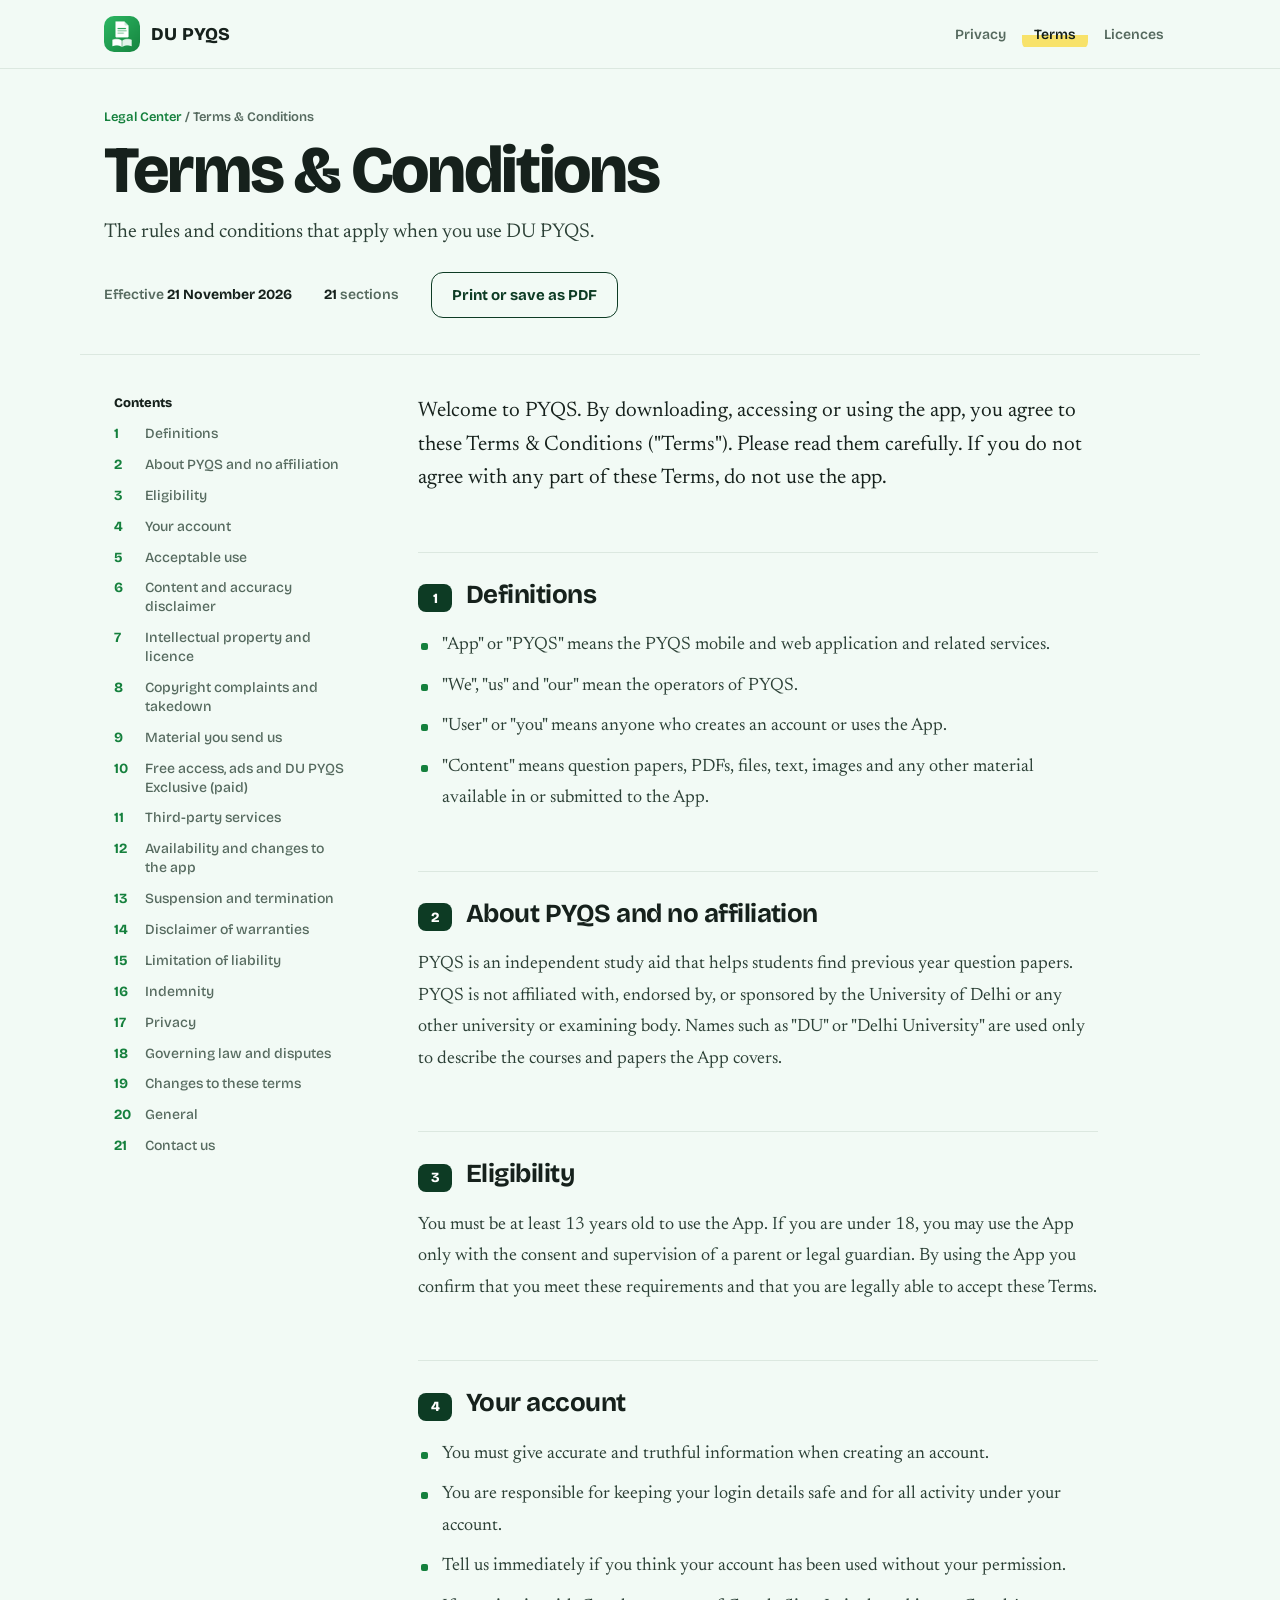
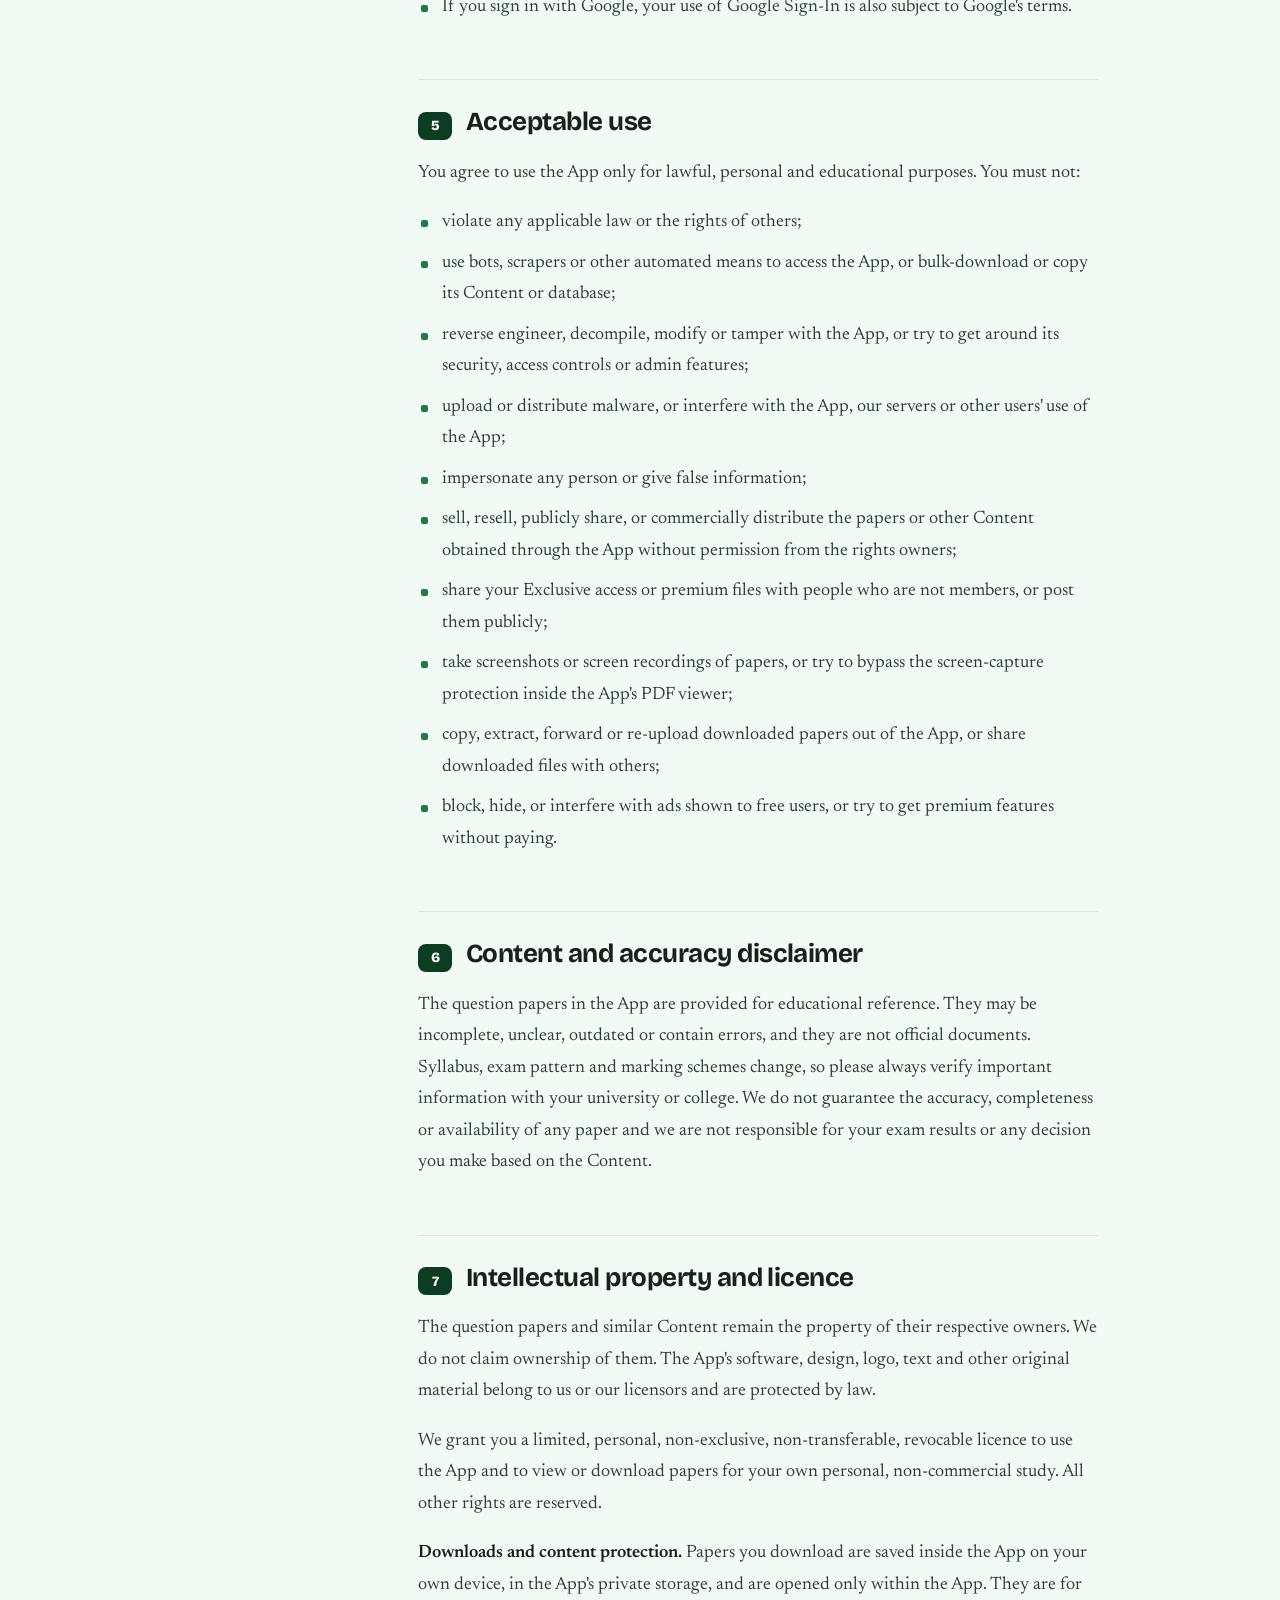
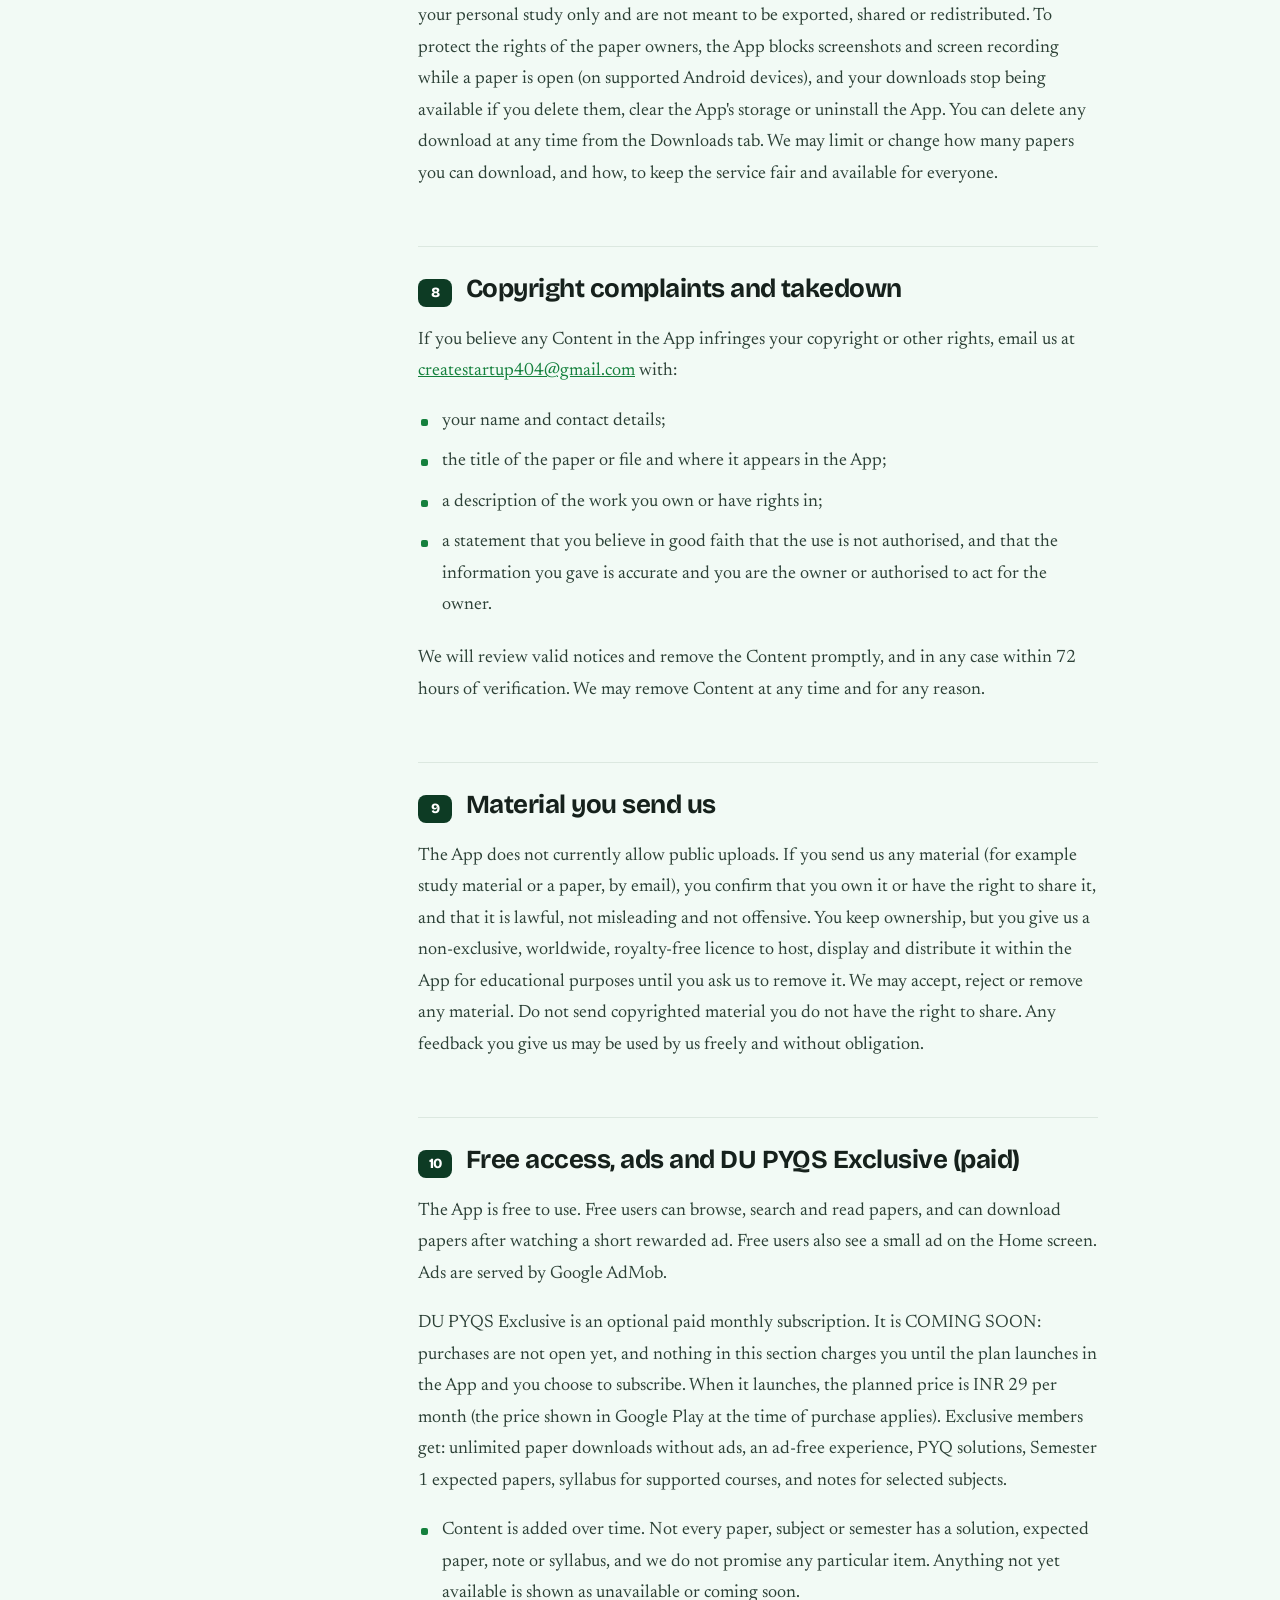
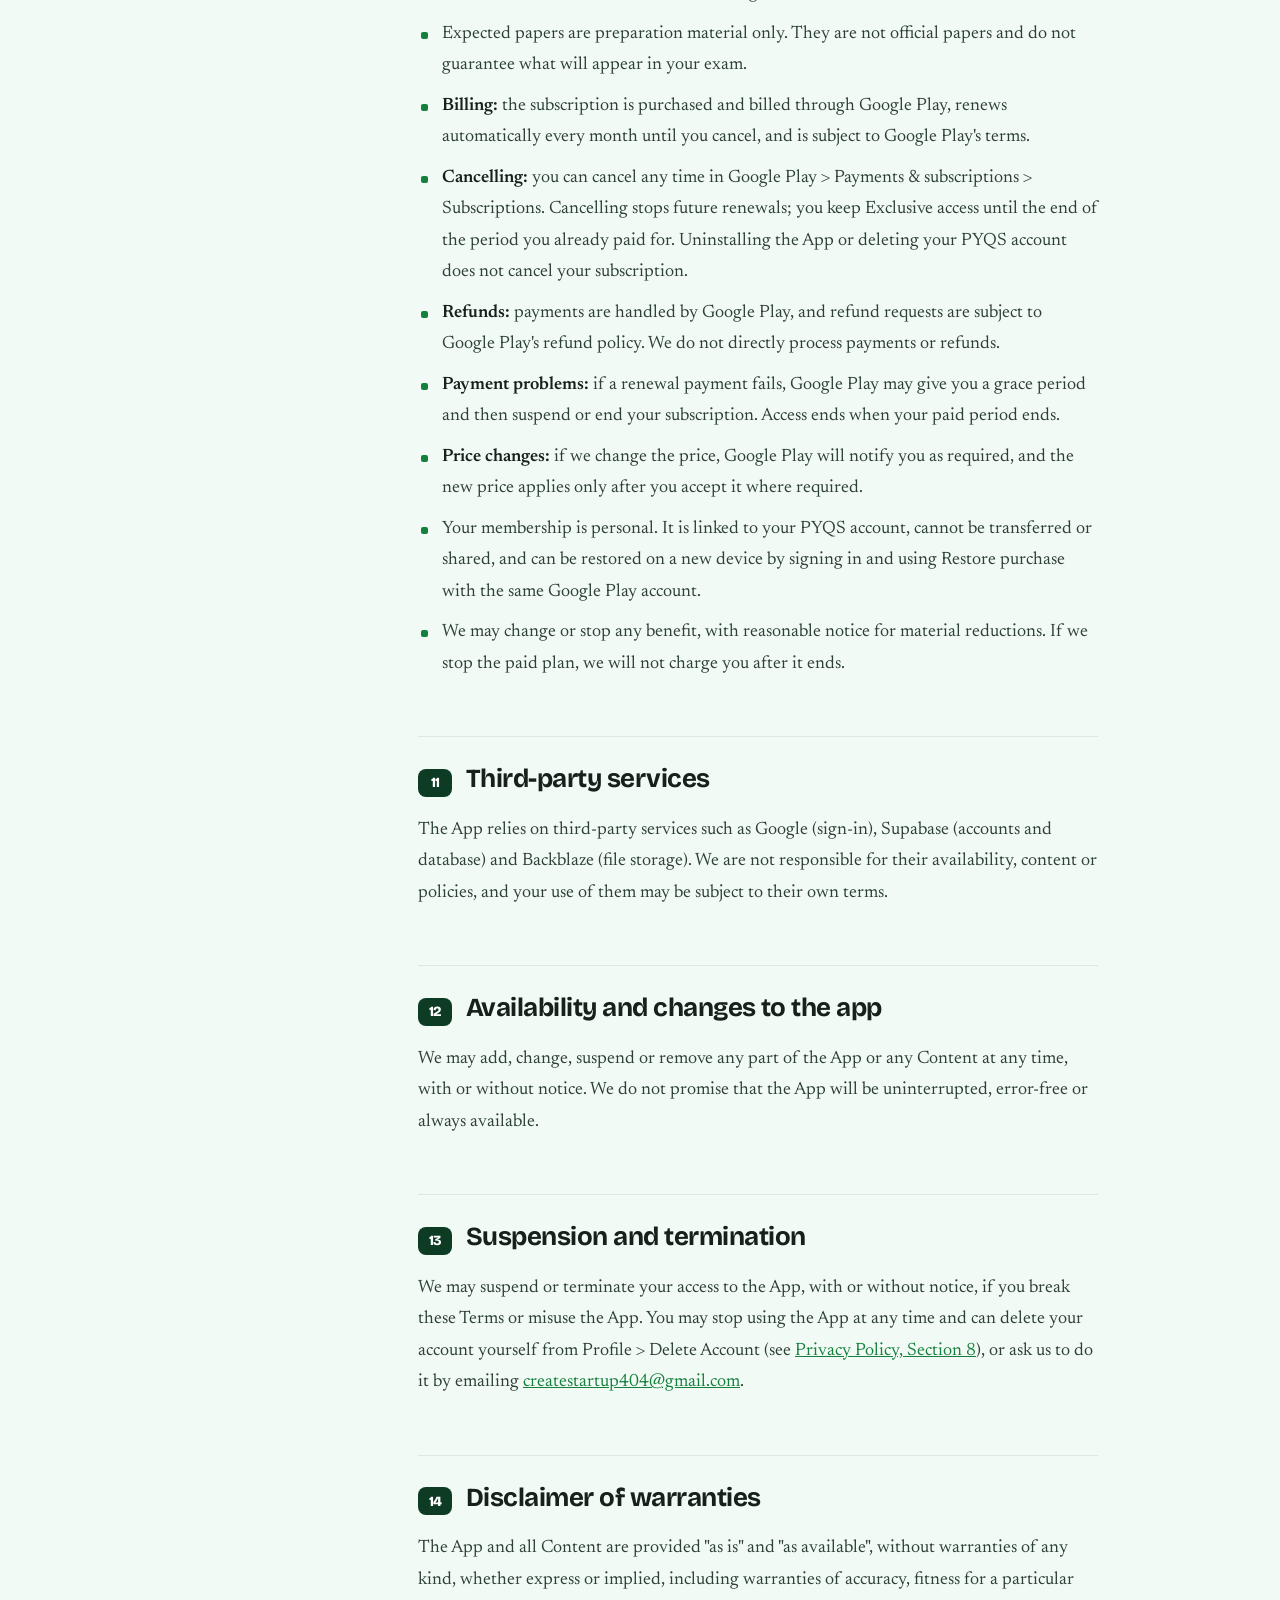
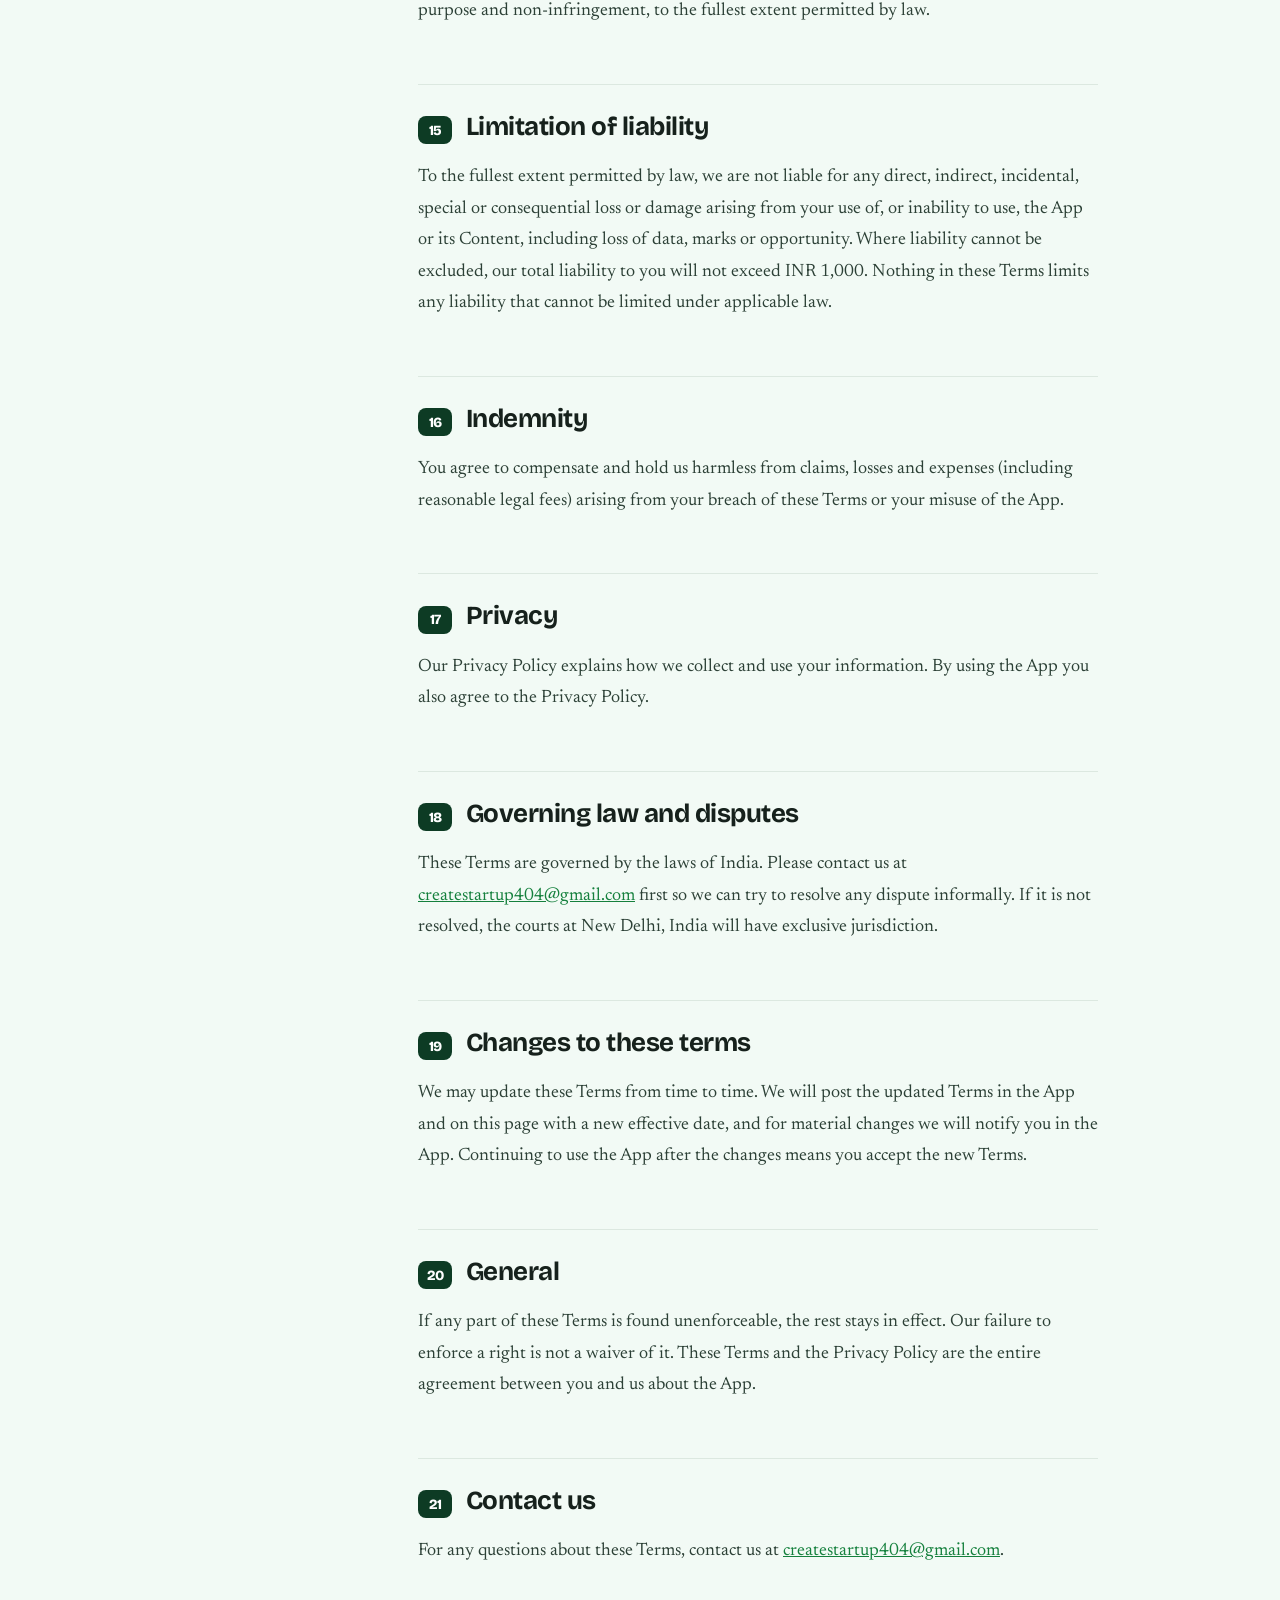
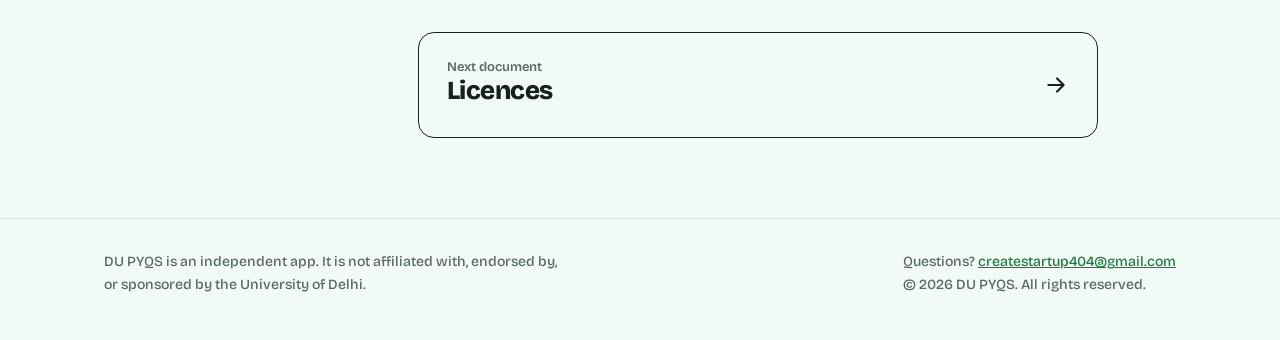
<file: terms_and_conditions.html>
<!doctype html><html lang="en"><head><meta charset="utf-8"><meta name="viewport" content="width=device-width,initial-scale=1"><meta name="theme-color" content="#0d3b24"><meta name="description" content="The rules and conditions that apply when you use DU PYQS."><meta property="og:title" content="Terms & Conditions | DU PYQS"><meta property="og:description" content="The rules and conditions that apply when you use DU PYQS."><meta property="og:site_name" content="DU PYQS"><title>Terms & Conditions | DU PYQS</title><link rel="icon" href="favicon.ico" sizes="any"><link rel="icon" href="assets/favicon-32.png" type="image/png" sizes="32x32"><link rel="icon" href="assets/icon-192.png" type="image/png" sizes="192x192"><link rel="apple-touch-icon" href="assets/apple-touch-icon.png"><link rel="preconnect" href="https://fonts.googleapis.com"><link rel="preconnect" href="https://fonts.gstatic.com" crossorigin><link href="https://fonts.googleapis.com/css2?family=Bricolage+Grotesque:opsz,wght@12..96,500..800&family=Newsreader:ital,opsz,wght@0,6..72,400..600;1,6..72,400&display=swap" rel="stylesheet"><link rel="stylesheet" href="styles.css"></head><body><a class="skip" href="#main">Skip to content</a><header class="topbar"><div class="topbar-in"><a class="brand" href="index.html"><img class="mark" src="assets/icon-96.png" width="36" height="36" alt=""><span>DU PYQS</span></a><nav class="nav" aria-label="Legal documents"><a href="privacy_policy.html">Privacy</a><a href="terms_and_conditions.html" aria-current="page">Terms</a><a href="licenses.html">Licences</a></nav></div><div class="progress"></div></header><main id="main"><div class="wrap dhead"><div class="crumb"><a href="index.html">Legal Center</a> / Terms & Conditions</div><h1>Terms & Conditions</h1><p class="lead" style="max-width:46ch">The rules and conditions that apply when you use DU PYQS.</p><div class="meta-row"><span>Effective <b>21 November 2026</b></span><span><b>21</b> sections</span><button class="btn btn-g print" data-print type="button">Print or save as PDF</button></div></div><div class="wrap layout"><nav class="toc" aria-label="Contents"><details open><summary>Contents</summary><ol><li><a href="#s1"><i>1</i>Definitions</a></li><li><a href="#s2"><i>2</i>About PYQS and no affiliation</a></li><li><a href="#s3"><i>3</i>Eligibility</a></li><li><a href="#s4"><i>4</i>Your account</a></li><li><a href="#s5"><i>5</i>Acceptable use</a></li><li><a href="#s6"><i>6</i>Content and accuracy disclaimer</a></li><li><a href="#s7"><i>7</i>Intellectual property and licence</a></li><li><a href="#s8"><i>8</i>Copyright complaints and takedown</a></li><li><a href="#s9"><i>9</i>Material you send us</a></li><li><a href="#s10"><i>10</i>Free access, ads and DU PYQS Exclusive (paid)</a></li><li><a href="#s11"><i>11</i>Third-party services</a></li><li><a href="#s12"><i>12</i>Availability and changes to the app</a></li><li><a href="#s13"><i>13</i>Suspension and termination</a></li><li><a href="#s14"><i>14</i>Disclaimer of warranties</a></li><li><a href="#s15"><i>15</i>Limitation of liability</a></li><li><a href="#s16"><i>16</i>Indemnity</a></li><li><a href="#s17"><i>17</i>Privacy</a></li><li><a href="#s18"><i>18</i>Governing law and disputes</a></li><li><a href="#s19"><i>19</i>Changes to these terms</a></li><li><a href="#s20"><i>20</i>General</a></li><li><a href="#s21"><i>21</i>Contact us</a></li></ol></details></nav><article class="doc"><p>Welcome to PYQS. By downloading, accessing or using the app, you agree to these Terms &amp; Conditions (&quot;Terms&quot;). Please read them carefully. If you do not agree with any part of these Terms, do not use the app.</p>
<h2 id="s1"><span class="num">1</span><span class="t">Definitions</span><a class="anchor" href="#s1" aria-label="Link to section 1">#</a></h2>
<ul>
<li>&quot;App&quot; or &quot;PYQS&quot; means the PYQS mobile and web application and related services.</li>
<li>&quot;We&quot;, &quot;us&quot; and &quot;our&quot; mean the operators of PYQS.</li>
<li>&quot;User&quot; or &quot;you&quot; means anyone who creates an account or uses the App.</li>
<li>&quot;Content&quot; means question papers, PDFs, files, text, images and any other material available in or submitted to the App.</li>
</ul>
<h2 id="s2"><span class="num">2</span><span class="t">About PYQS and no affiliation</span><a class="anchor" href="#s2" aria-label="Link to section 2">#</a></h2>
<p>PYQS is an independent study aid that helps students find previous year question papers. PYQS is not affiliated with, endorsed by, or sponsored by the University of Delhi or any other university or examining body. Names such as &quot;DU&quot; or &quot;Delhi University&quot; are used only to describe the courses and papers the App covers.</p>
<h2 id="s3"><span class="num">3</span><span class="t">Eligibility</span><a class="anchor" href="#s3" aria-label="Link to section 3">#</a></h2>
<p>You must be at least 13 years old to use the App. If you are under 18, you may use the App only with the consent and supervision of a parent or legal guardian. By using the App you confirm that you meet these requirements and that you are legally able to accept these Terms.</p>
<h2 id="s4"><span class="num">4</span><span class="t">Your account</span><a class="anchor" href="#s4" aria-label="Link to section 4">#</a></h2>
<ul>
<li>You must give accurate and truthful information when creating an account.</li>
<li>You are responsible for keeping your login details safe and for all activity under your account.</li>
<li>Tell us immediately if you think your account has been used without your permission.</li>
<li>If you sign in with Google, your use of Google Sign-In is also subject to Google's terms.</li>
</ul>
<h2 id="s5"><span class="num">5</span><span class="t">Acceptable use</span><a class="anchor" href="#s5" aria-label="Link to section 5">#</a></h2>
<p>You agree to use the App only for lawful, personal and educational purposes. You must not:</p>
<ul>
<li>violate any applicable law or the rights of others;</li>
<li>use bots, scrapers or other automated means to access the App, or bulk-download or copy its Content or database;</li>
<li>reverse engineer, decompile, modify or tamper with the App, or try to get around its security, access controls or admin features;</li>
<li>upload or distribute malware, or interfere with the App, our servers or other users' use of the App;</li>
<li>impersonate any person or give false information;</li>
<li>sell, resell, publicly share, or commercially distribute the papers or other Content obtained through the App without permission from the rights owners;</li>
<li>share your Exclusive access or premium files with people who are not members, or post them publicly;</li>
<li>take screenshots or screen recordings of papers, or try to bypass the screen-capture protection inside the App's PDF viewer;</li>
<li>copy, extract, forward or re-upload downloaded papers out of the App, or share downloaded files with others;</li>
<li>block, hide, or interfere with ads shown to free users, or try to get premium features without paying.</li>
</ul>
<h2 id="s6"><span class="num">6</span><span class="t">Content and accuracy disclaimer</span><a class="anchor" href="#s6" aria-label="Link to section 6">#</a></h2>
<p>The question papers in the App are provided for educational reference. They may be incomplete, unclear, outdated or contain errors, and they are not official documents. Syllabus, exam pattern and marking schemes change, so please always verify important information with your university or college. We do not guarantee the accuracy, completeness or availability of any paper and we are not responsible for your exam results or any decision you make based on the Content.</p>
<h2 id="s7"><span class="num">7</span><span class="t">Intellectual property and licence</span><a class="anchor" href="#s7" aria-label="Link to section 7">#</a></h2>
<p>The question papers and similar Content remain the property of their respective owners. We do not claim ownership of them. The App's software, design, logo, text and other original material belong to us or our licensors and are protected by law.</p>
<p>We grant you a limited, personal, non-exclusive, non-transferable, revocable licence to use the App and to view or download papers for your own personal, non-commercial study. All other rights are reserved.</p>
<p><strong>Downloads and content protection.</strong> Papers you download are saved inside the App on your own device, in the App's private storage, and are opened only within the App. They are for your personal study only and are not meant to be exported, shared or redistributed. To protect the rights of the paper owners, the App blocks screenshots and screen recording while a paper is open (on supported Android devices), and your downloads stop being available if you delete them, clear the App's storage or uninstall the App. You can delete any download at any time from the Downloads tab. We may limit or change how many papers you can download, and how, to keep the service fair and available for everyone.</p>
<h2 id="s8"><span class="num">8</span><span class="t">Copyright complaints and takedown</span><a class="anchor" href="#s8" aria-label="Link to section 8">#</a></h2>
<p>If you believe any Content in the App infringes your copyright or other rights, email us at <a href="mailto:createstartup404@gmail.com">createstartup404@gmail.com</a> with:</p>
<ul>
<li>your name and contact details;</li>
<li>the title of the paper or file and where it appears in the App;</li>
<li>a description of the work you own or have rights in;</li>
<li>a statement that you believe in good faith that the use is not authorised, and that the information you gave is accurate and you are the owner or authorised to act for the owner.</li>
</ul>
<p>We will review valid notices and remove the Content promptly, and in any case within 72 hours of verification. We may remove Content at any time and for any reason.</p>
<h2 id="s9"><span class="num">9</span><span class="t">Material you send us</span><a class="anchor" href="#s9" aria-label="Link to section 9">#</a></h2>
<p>The App does not currently allow public uploads. If you send us any material (for example study material or a paper, by email), you confirm that you own it or have the right to share it, and that it is lawful, not misleading and not offensive. You keep ownership, but you give us a non-exclusive, worldwide, royalty-free licence to host, display and distribute it within the App for educational purposes until you ask us to remove it. We may accept, reject or remove any material. Do not send copyrighted material you do not have the right to share. Any feedback you give us may be used by us freely and without obligation.</p>
<h2 id="s10"><span class="num">10</span><span class="t">Free access, ads and DU PYQS Exclusive (paid)</span><a class="anchor" href="#s10" aria-label="Link to section 10">#</a></h2>
<p>The App is free to use. Free users can browse, search and read papers, and can download papers after watching a short rewarded ad. Free users also see a small ad on the Home screen. Ads are served by Google AdMob.</p>
<p>DU PYQS Exclusive is an optional paid monthly subscription. It is COMING SOON: purchases are not open yet, and nothing in this section charges you until the plan launches in the App and you choose to subscribe. When it launches, the planned price is INR 29 per month (the price shown in Google Play at the time of purchase applies). Exclusive members get: unlimited paper downloads without ads, an ad-free experience, PYQ solutions, Semester 1 expected papers, syllabus for supported courses, and notes for selected subjects.</p>
<ul>
<li>Content is added over time. Not every paper, subject or semester has a solution, expected paper, note or syllabus, and we do not promise any particular item. Anything not yet available is shown as unavailable or coming soon.</li>
<li>Expected papers are preparation material only. They are not official papers and do not guarantee what will appear in your exam.</li>
<li><strong>Billing:</strong> the subscription is purchased and billed through Google Play, renews automatically every month until you cancel, and is subject to Google Play's terms.</li>
<li><strong>Cancelling:</strong> you can cancel any time in Google Play &gt; Payments &amp; subscriptions &gt; Subscriptions. Cancelling stops future renewals; you keep Exclusive access until the end of the period you already paid for. Uninstalling the App or deleting your PYQS account does not cancel your subscription.</li>
<li><strong>Refunds:</strong> payments are handled by Google Play, and refund requests are subject to Google Play's refund policy. We do not directly process payments or refunds.</li>
<li><strong>Payment problems:</strong> if a renewal payment fails, Google Play may give you a grace period and then suspend or end your subscription. Access ends when your paid period ends.</li>
<li><strong>Price changes:</strong> if we change the price, Google Play will notify you as required, and the new price applies only after you accept it where required.</li>
<li>Your membership is personal. It is linked to your PYQS account, cannot be transferred or shared, and can be restored on a new device by signing in and using Restore purchase with the same Google Play account.</li>
<li>We may change or stop any benefit, with reasonable notice for material reductions. If we stop the paid plan, we will not charge you after it ends.</li>
</ul>
<h2 id="s11"><span class="num">11</span><span class="t">Third-party services</span><a class="anchor" href="#s11" aria-label="Link to section 11">#</a></h2>
<p>The App relies on third-party services such as Google (sign-in), Supabase (accounts and database) and Backblaze (file storage). We are not responsible for their availability, content or policies, and your use of them may be subject to their own terms.</p>
<h2 id="s12"><span class="num">12</span><span class="t">Availability and changes to the app</span><a class="anchor" href="#s12" aria-label="Link to section 12">#</a></h2>
<p>We may add, change, suspend or remove any part of the App or any Content at any time, with or without notice. We do not promise that the App will be uninterrupted, error-free or always available.</p>
<h2 id="s13"><span class="num">13</span><span class="t">Suspension and termination</span><a class="anchor" href="#s13" aria-label="Link to section 13">#</a></h2>
<p>We may suspend or terminate your access to the App, with or without notice, if you break these Terms or misuse the App. You may stop using the App at any time and can delete your account yourself from Profile &gt; Delete Account (see <a href="privacy_policy.html#s8">Privacy Policy, Section 8</a>), or ask us to do it by emailing <a href="mailto:createstartup404@gmail.com">createstartup404@gmail.com</a>.</p>
<h2 id="s14"><span class="num">14</span><span class="t">Disclaimer of warranties</span><a class="anchor" href="#s14" aria-label="Link to section 14">#</a></h2>
<p>The App and all Content are provided &quot;as is&quot; and &quot;as available&quot;, without warranties of any kind, whether express or implied, including warranties of accuracy, fitness for a particular purpose and non-infringement, to the fullest extent permitted by law.</p>
<h2 id="s15"><span class="num">15</span><span class="t">Limitation of liability</span><a class="anchor" href="#s15" aria-label="Link to section 15">#</a></h2>
<p>To the fullest extent permitted by law, we are not liable for any direct, indirect, incidental, special or consequential loss or damage arising from your use of, or inability to use, the App or its Content, including loss of data, marks or opportunity. Where liability cannot be excluded, our total liability to you will not exceed INR 1,000. Nothing in these Terms limits any liability that cannot be limited under applicable law.</p>
<h2 id="s16"><span class="num">16</span><span class="t">Indemnity</span><a class="anchor" href="#s16" aria-label="Link to section 16">#</a></h2>
<p>You agree to compensate and hold us harmless from claims, losses and expenses (including reasonable legal fees) arising from your breach of these Terms or your misuse of the App.</p>
<h2 id="s17"><span class="num">17</span><span class="t">Privacy</span><a class="anchor" href="#s17" aria-label="Link to section 17">#</a></h2>
<p>Our Privacy Policy explains how we collect and use your information. By using the App you also agree to the Privacy Policy.</p>
<h2 id="s18"><span class="num">18</span><span class="t">Governing law and disputes</span><a class="anchor" href="#s18" aria-label="Link to section 18">#</a></h2>
<p>These Terms are governed by the laws of India. Please contact us at <a href="mailto:createstartup404@gmail.com">createstartup404@gmail.com</a> first so we can try to resolve any dispute informally. If it is not resolved, the courts at New Delhi, India will have exclusive jurisdiction.</p>
<h2 id="s19"><span class="num">19</span><span class="t">Changes to these terms</span><a class="anchor" href="#s19" aria-label="Link to section 19">#</a></h2>
<p>We may update these Terms from time to time. We will post the updated Terms in the App and on this page with a new effective date, and for material changes we will notify you in the App. Continuing to use the App after the changes means you accept the new Terms.</p>
<h2 id="s20"><span class="num">20</span><span class="t">General</span><a class="anchor" href="#s20" aria-label="Link to section 20">#</a></h2>
<p>If any part of these Terms is found unenforceable, the rest stays in effect. Our failure to enforce a right is not a waiver of it. These Terms and the Privacy Policy are the entire agreement between you and us about the App.</p>
<h2 id="s21"><span class="num">21</span><span class="t">Contact us</span><a class="anchor" href="#s21" aria-label="Link to section 21">#</a></h2>
<p>For any questions about these Terms, contact us at <a href="mailto:createstartup404@gmail.com">createstartup404@gmail.com</a>.</p><a class="next" href="licenses.html"><span><small>Next document</small><b>Licences</b></span><svg viewBox="0 0 24 24" aria-hidden="true"><path d="M5 12h14M13 6l6 6-6 6"/></svg></a></article></div></main><footer class="foot"><div class="wrap"><p>DU PYQS is an independent app. It is not affiliated with, endorsed by, or sponsored by the University of Delhi.</p><p>Questions? <a href="mailto:createstartup404@gmail.com">createstartup404@gmail.com</a><br>© 2026 DU PYQS. All rights reserved.</p></div></footer><script src="script.js"></script></body></html>
</file>
<file: styles.css>
:root{--paper:#f2faf5;--ink:#16211c;--body:#2c4036;--muted:#566a5f;--line:#dce8e0;--em:#15803d;--forest:#0d3b24;--hl:#f8e26a;--red:#1a9c4a;--head:"Bricolage Grotesque","Segoe UI",system-ui,sans-serif;--text:"Newsreader",Georgia,"Times New Roman",serif}
*{box-sizing:border-box}html{scroll-behavior:smooth}
body{margin:0;background:var(--paper);color:var(--body);font:400 18px/1.7 var(--text);-webkit-font-smoothing:antialiased}
a{color:var(--em)}:focus-visible{outline:3px solid var(--forest);outline-offset:3px;border-radius:4px}
.skip{position:absolute;left:-999px}.skip:focus{left:12px;top:8px;background:#fff;padding:8px 12px;z-index:50}
.topbar{position:sticky;top:0;z-index:20;background:rgba(242,250,245,.92);backdrop-filter:blur(10px);border-bottom:1px solid var(--line)}
.topbar-in{max-width:1120px;margin:auto;height:68px;padding:0 24px;display:flex;align-items:center;justify-content:space-between}
.brand{display:flex;gap:11px;align-items:center;text-decoration:none;color:var(--ink);font:800 18px var(--head);letter-spacing:.01em}.mark{width:36px;height:36px;border-radius:10px;display:block}
.nav{display:flex;gap:4px}.nav a{padding:7px 12px;border-radius:8px;font:600 14px var(--head);color:var(--muted);text-decoration:none;background:linear-gradient(var(--hl),var(--hl)) 0 88%/0 40% no-repeat;transition:background-size .3s,color .2s}
.nav a:hover,.nav a[aria-current]{color:var(--ink);background-size:100% 40%}
.progress{position:absolute;left:0;bottom:-1px;height:3px;width:100%;background:var(--em);transform:scaleX(0);transform-origin:0 50%}
.wrap{max-width:1120px;margin:auto;padding:0 24px}
.hero{display:grid;grid-template-columns:minmax(0,1fr) minmax(0,500px);gap:56px;align-items:center;padding-top:64px;padding-bottom:64px}
h1{font:800 clamp(40px,6vw,66px)/1.03 var(--head);letter-spacing:-.035em;color:var(--ink);margin:0 0 20px;text-wrap:balance}
.lead{font-size:20px;line-height:1.55;max-width:36ch;margin:0}.small{font:500 14px var(--head);color:var(--muted);margin-top:18px}
.actions{display:flex;gap:12px;flex-wrap:wrap;margin-top:30px}
.btn{display:inline-flex;align-items:center;gap:8px;padding:13px 20px;border-radius:12px;font:700 15px var(--head);text-decoration:none;border:1.5px solid var(--forest);transition:background .2s,color .2s;cursor:pointer;background:none}
.btn-p{background:var(--forest);color:#fff}.btn-p:hover{background:var(--em);border-color:var(--em)}.btn-g{color:var(--forest)}.btn-g:hover{background:var(--forest);color:#fff}
.desk{background:var(--forest);border-radius:28px;padding:44px 32px}
.sheet{position:relative;background:#fff repeating-linear-gradient(to bottom,transparent 0 31px,#d9e6dd 31px 32px);border-radius:6px;padding:32px 24px 0 66px;transform:rotate(-1.4deg);box-shadow:0 26px 40px -18px #0009;animation:settle .8s .1s cubic-bezier(.2,.8,.2,1) backwards;font-size:17px;line-height:32px}
.sheet:before{content:"";position:absolute;left:46px;top:0;bottom:0;width:2px;background:var(--red);opacity:.55}
.sheet h2{font:800 20px/32px var(--head);margin:0;border-bottom:3px double var(--ink)}
.qa{list-style:none;margin:0;padding:0;counter-reset:q}.qa li{position:relative;counter-increment:q;padding-top:32px}
.qa li:before{content:"Q" counter(q);position:absolute;left:-54px;top:32px;width:40px;text-align:center;font:700 13px/32px var(--head);color:var(--red)}
.qa p{margin:0}.q{font:700 17px/32px var(--head);color:var(--ink)}.qa .ref{font:600 13px/32px var(--head)}
.hl{background:linear-gradient(var(--hl),var(--hl)) 0 90%/0 62% no-repeat;-webkit-box-decoration-break:clone;box-decoration-break:clone;animation:sweep .7s ease-out var(--d) forwards}
.tick{width:22px;height:22px;vertical-align:-4px;margin-left:6px;fill:none;stroke:var(--red);stroke-width:3;stroke-linecap:round;stroke-linejoin:round;stroke-dasharray:1;stroke-dashoffset:1;animation:draw .4s ease-out calc(var(--d) + .65s) forwards}
.sheet-end{height:32px}
@keyframes sweep{to{background-size:100% 62%}}@keyframes draw{to{stroke-dashoffset:0}}
@keyframes settle{from{opacity:0;transform:translateY(20px) rotate(-3deg)}}
h2.sec{font:800 clamp(26px,3.4vw,34px)/1.15 var(--head);letter-spacing:-.025em;color:var(--ink);margin:0 0 24px}
.docs{padding-bottom:64px}.row{display:grid;grid-template-columns:1fr auto;gap:4px 24px;padding:28px 4px;border-top:1.5px solid var(--ink);text-decoration:none;color:var(--body);align-items:center}.row:last-child{border-bottom:1.5px solid var(--ink)}
.row .top{display:flex;align-items:baseline;gap:12px}.row .name{font:800 clamp(26px,3.6vw,36px)/1.2 var(--head);letter-spacing:-.02em;color:var(--ink);background:linear-gradient(var(--hl),var(--hl)) 0 90%/0 45% no-repeat;transition:background-size .35s}
.row .leader{flex:1;border-bottom:2px dotted #a9bcb0;min-width:20px}.row .meta{font:600 14px var(--head);color:var(--muted);white-space:nowrap}
.row p{grid-column:1;margin:0;max-width:60ch}.arrow{grid-column:2;grid-row:1/3;width:48px;height:48px;border-radius:50%;border:1.5px solid var(--ink);display:grid;place-items:center;transition:background .2s,transform .2s}
.arrow svg,.go svg{width:18px;height:18px;fill:none;stroke:currentColor;stroke-width:2;stroke-linecap:round;stroke-linejoin:round;color:var(--ink)}
.row:hover .name,.row:focus-visible .name{background-size:100% 45%}.row:hover .arrow{background:var(--forest);transform:translateX(4px)}.row:hover .arrow svg{color:#fff}
.asks{display:grid;grid-template-columns:repeat(2,minmax(0,1fr));gap:0 48px;padding-bottom:72px}.ask{display:flex;justify-content:space-between;align-items:center;gap:16px;padding:18px 0;border-bottom:1px solid var(--line);text-decoration:none}
.ask b{display:block;font:700 17px var(--head);color:var(--ink)}.ask span{font:500 13px var(--head);color:var(--muted)}.go svg{width:16px;transition:transform .2s}.ask:hover .go svg{transform:translateX(4px)}.ask:hover b{color:var(--em)}
.foot{border-top:1px solid var(--line);padding:32px 0 44px;font:500 14px/1.6 var(--head);color:var(--muted)}.foot .wrap{display:flex;justify-content:space-between;gap:24px;flex-wrap:wrap}.foot p{margin:0;max-width:52ch}
.crumb{font:600 13px var(--head);color:var(--muted);padding-top:40px}.crumb a{text-decoration:none}.crumb a:hover{text-decoration:underline}
.dhead{padding-bottom:36px}.dhead h1{margin:12px 0}.meta-row{display:flex;flex-wrap:wrap;gap:12px 32px;align-items:center;margin-top:24px;font:600 14px var(--head);color:var(--muted)}.meta-row b{color:var(--ink)}
.layout{display:grid;grid-template-columns:250px minmax(0,1fr);gap:64px;padding-top:40px;padding-bottom:80px;border-top:1px solid var(--line)}
.toc{position:sticky;top:90px;align-self:start;max-height:calc(100vh - 112px);overflow:auto}.toc summary{font:800 13px var(--head);color:var(--ink);list-style:none;cursor:default;padding:0 10px 8px}.toc summary::-webkit-details-marker{display:none}
.toc ol{list-style:none;margin:0;padding:0}.toc a{display:flex;gap:10px;padding:6px 10px;border-radius:8px;font:500 14px/1.35 var(--head);color:var(--muted);text-decoration:none;transition:background .2s}
.toc a i{font-style:normal;min-width:1.5em;font-weight:700;color:var(--em)}.toc a:hover{background:#e6eee8;color:var(--ink)}.toc a[aria-current]{background:var(--hl);color:var(--ink);font-weight:700}
.doc{max-width:68ch;line-height:1.75}.doc p{margin:0 0 1em}.doc>p:first-child{font-size:21px;line-height:1.6;color:var(--ink)}
.doc h2{display:flex;gap:14px;align-items:baseline;font:700 26px/1.2 var(--head);letter-spacing:-.02em;color:var(--ink);margin:56px 0 18px;padding-top:26px;border-top:1px solid var(--line);scroll-margin-top:92px}
.doc h2 .num{flex:none;min-width:34px;height:28px;padding:0 6px;display:inline-grid;place-items:center;background:var(--forest);color:#fff;border-radius:8px;font:800 14px var(--head)}
.doc h2 .t{background:linear-gradient(var(--hl),var(--hl)) 0 90%/0 45% no-repeat}.doc h2:target .t{animation:sweep 1s .3s ease-out forwards;background-size:100% 45%}
.doc h2 .anchor{opacity:0;font-size:18px;text-decoration:none;margin-left:-4px}.doc h2:hover .anchor,.doc h2 .anchor:focus{opacity:1}
.doc h3{font:700 17px/1.3 var(--head);color:var(--ink);margin:30px 0 10px;scroll-margin-top:92px}.doc h3 .n3{color:var(--em);margin-right:6px}
.doc strong{color:var(--ink);font-weight:600}.doc ul{list-style:none;padding:0;margin:0 0 1.2em}.doc li{position:relative;padding-left:24px;margin:.5em 0}
.doc li:before{content:"";position:absolute;left:3px;top:.72em;width:7px;height:7px;border-radius:2px;background:var(--em)}
.next{display:flex;justify-content:space-between;align-items:center;margin-top:64px;padding:26px 28px;border:1.5px solid var(--ink);border-radius:16px;text-decoration:none;color:var(--ink);transition:background .2s,color .2s}
.next small{display:block;font:600 13px var(--head);color:var(--muted)}.next b{font:800 26px var(--head);letter-spacing:-.02em}.next svg{width:26px;height:26px;fill:none;stroke:currentColor;stroke-width:2;stroke-linecap:round;stroke-linejoin:round}.next:hover{background:var(--forest);color:#fff}.next:hover small{color:#bfd8c8}
@media(max-width:900px){.hero{grid-template-columns:1fr;gap:40px;padding-top:40px}.layout{grid-template-columns:1fr;gap:28px}.toc{position:static;max-height:none;background:#fff;border:1px solid var(--line);border-radius:14px}
.toc summary{cursor:pointer;padding:14px 16px;font-size:15px}.toc ol{padding:0 8px 10px;max-height:55vh;overflow:auto}.asks{grid-template-columns:1fr}.desk{padding:32px 16px}.sheet{padding-right:16px;font-size:16px}}
@media(max-width:560px){.topbar-in{padding:0 16px;height:60px}.wrap{padding:0 16px}.row{grid-template-columns:1fr}.arrow{display:none}.row .leader{display:none}.row .top{flex-wrap:wrap}.doc{font-size:17.5px}.doc h2{font-size:22px}.next b{font-size:21px}}
@media(prefers-reduced-motion:reduce){html{scroll-behavior:auto}*{transition:none!important}.sheet{animation:none}.hl{animation:none;background-size:100% 62%}.tick{animation:none;stroke-dashoffset:0}.doc h2:target .t{animation:none}}
@media print{.topbar,.toc,.next,.print,.foot .wrap p+p,.anchor,.skip{display:none!important}body{background:#fff;font-size:11pt}.layout{display:block;border:0;padding:0}.doc{max-width:none}.doc h2{break-after:avoid;margin-top:24pt}.dhead{padding:0}}
.tablewrap{overflow-x:auto;margin:0 0 1em;border:1px solid var(--line);border-radius:12px;background:#fff}
.lic{width:100%;border-collapse:collapse;font:500 15px/1.5 var(--head)}.lic th,.lic td{text-align:left;padding:10px 14px;border-bottom:1px solid var(--line);vertical-align:top}
.lic thead th{font-weight:800;color:var(--ink);background:#e8f3ec;white-space:nowrap}.lic tbody th{font-weight:700;color:var(--ink);white-space:nowrap}.lic tr:last-child th,.lic tr:last-child td{border-bottom:0}
.note{font:500 14px/1.6 var(--head);color:var(--muted)}

/* ---- mobile fixes ---- */
@media(max-width:900px){
  .hero,.layout{grid-template-columns:minmax(0,1fr)}
  .doc{overflow-wrap:anywhere}
  .toc summary{display:flex;justify-content:space-between;align-items:center}
  .toc summary:after{content:"▾"}
  .toc details[open] summary:after{content:"▴"}
}
@media(max-width:560px){
  .topbar-in{gap:8px}
  .brand{font-size:16px;gap:8px;white-space:nowrap}
  .mark{width:30px;height:30px}
  .nav{gap:0}
  .nav a{padding:6px 8px;font-size:13px}
  .sheet{padding-left:48px}
  .sheet:before{left:34px}
  .qa li:before{left:-42px;width:32px}
  .actions .btn{flex:1 1 100%;justify-content:center}
}
.sheet h2{margin-bottom:-3px}
</file>
